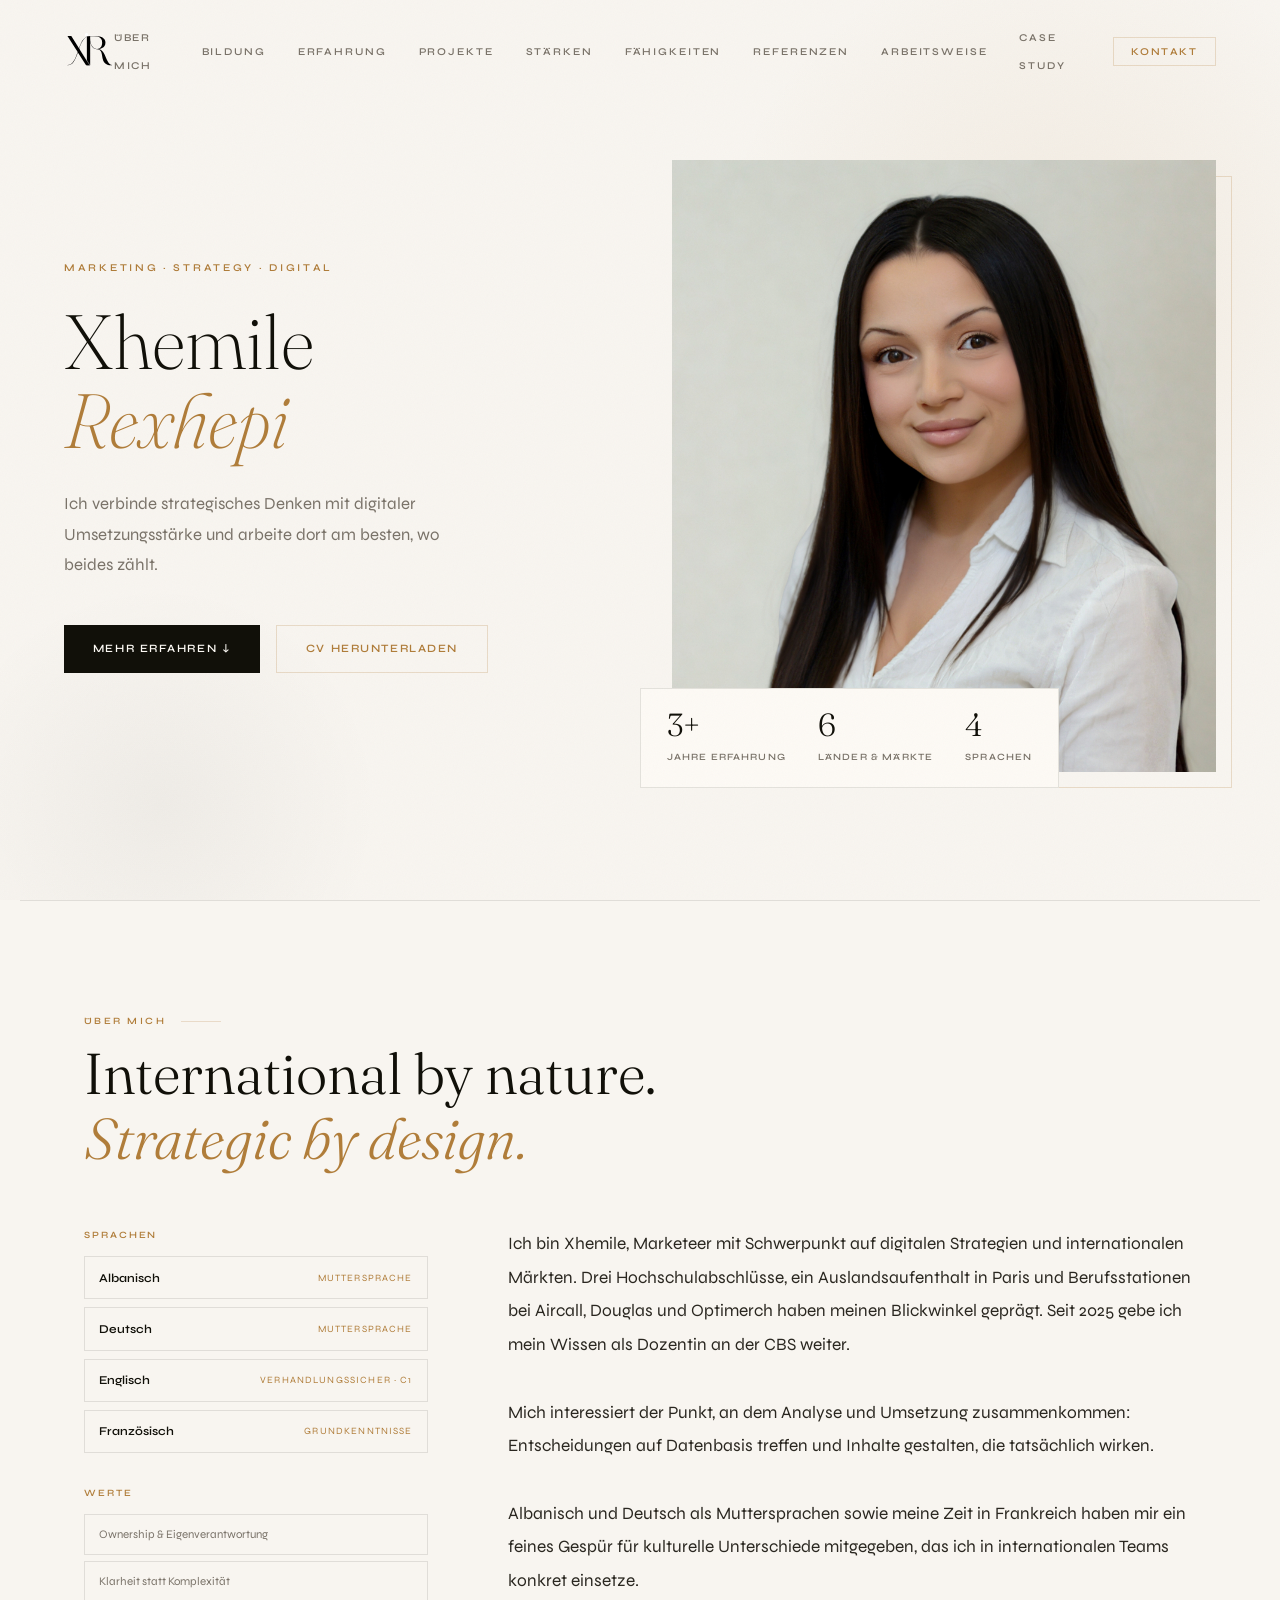
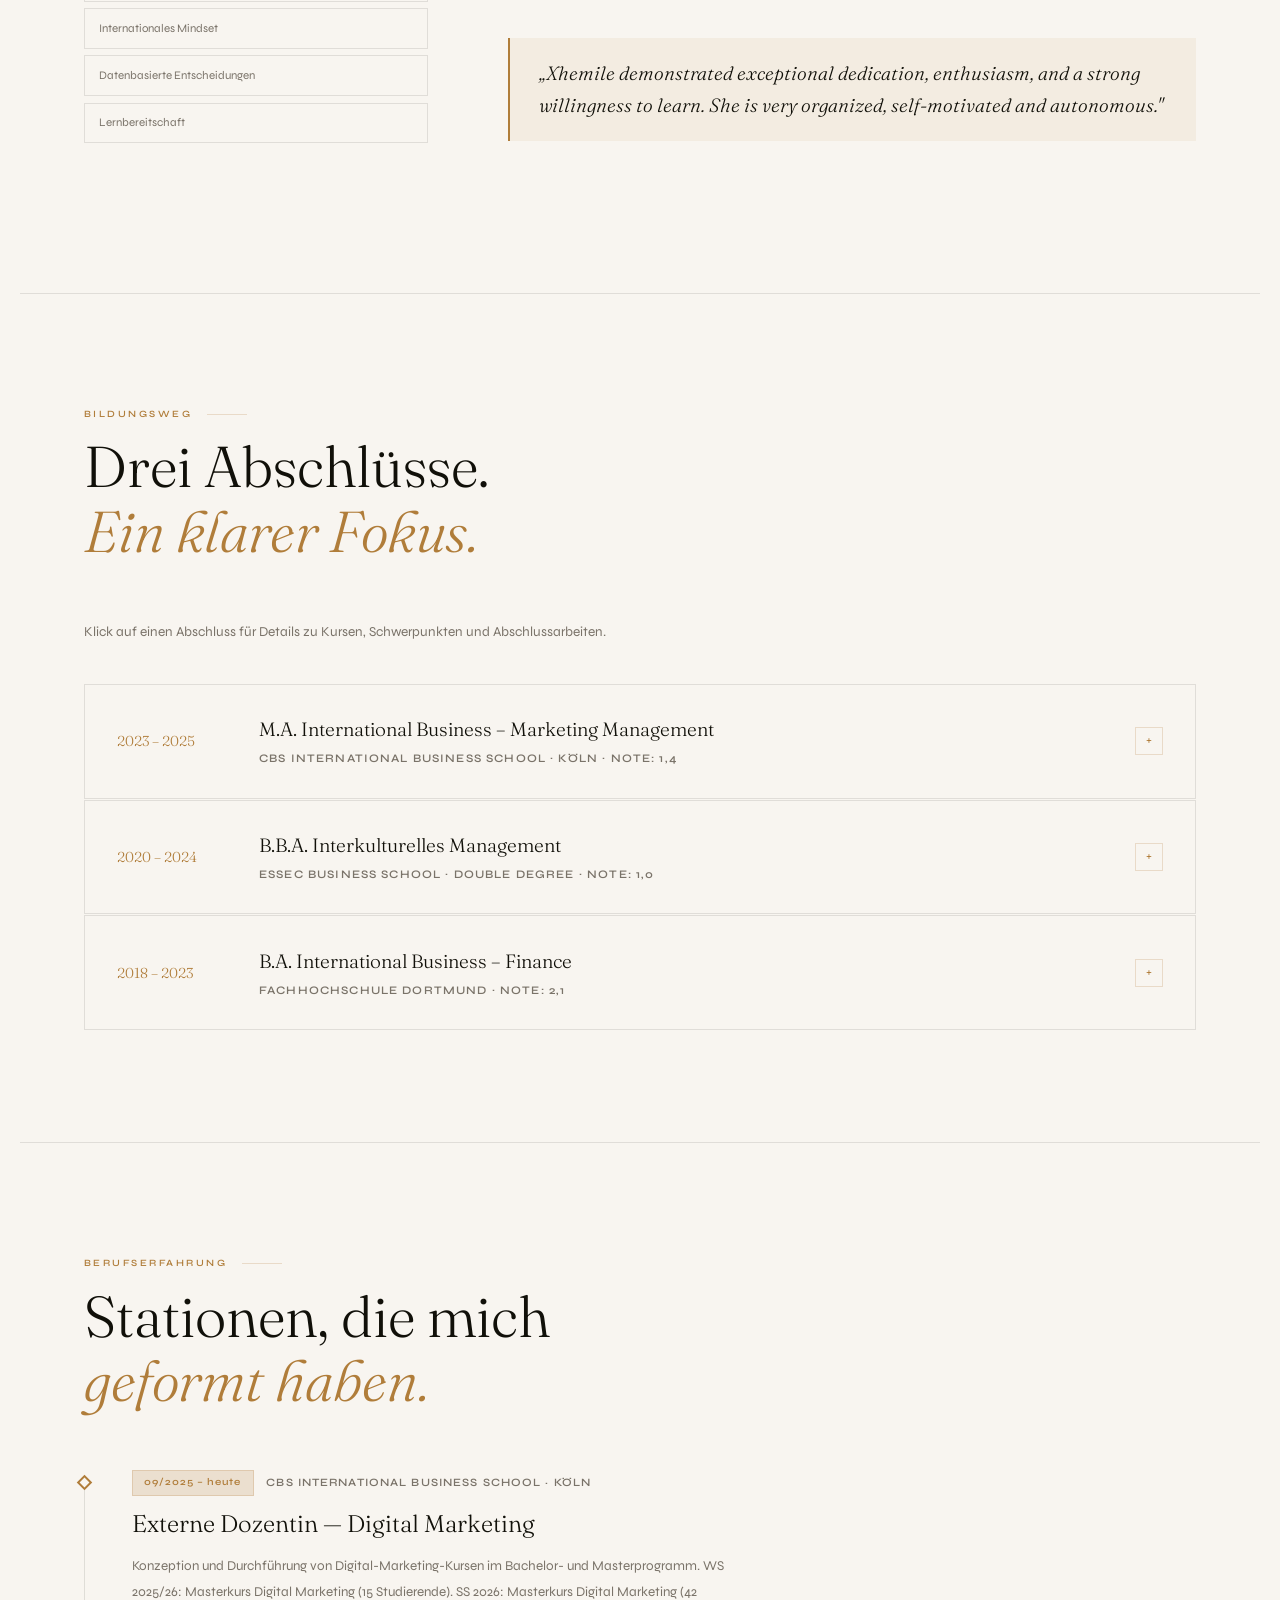
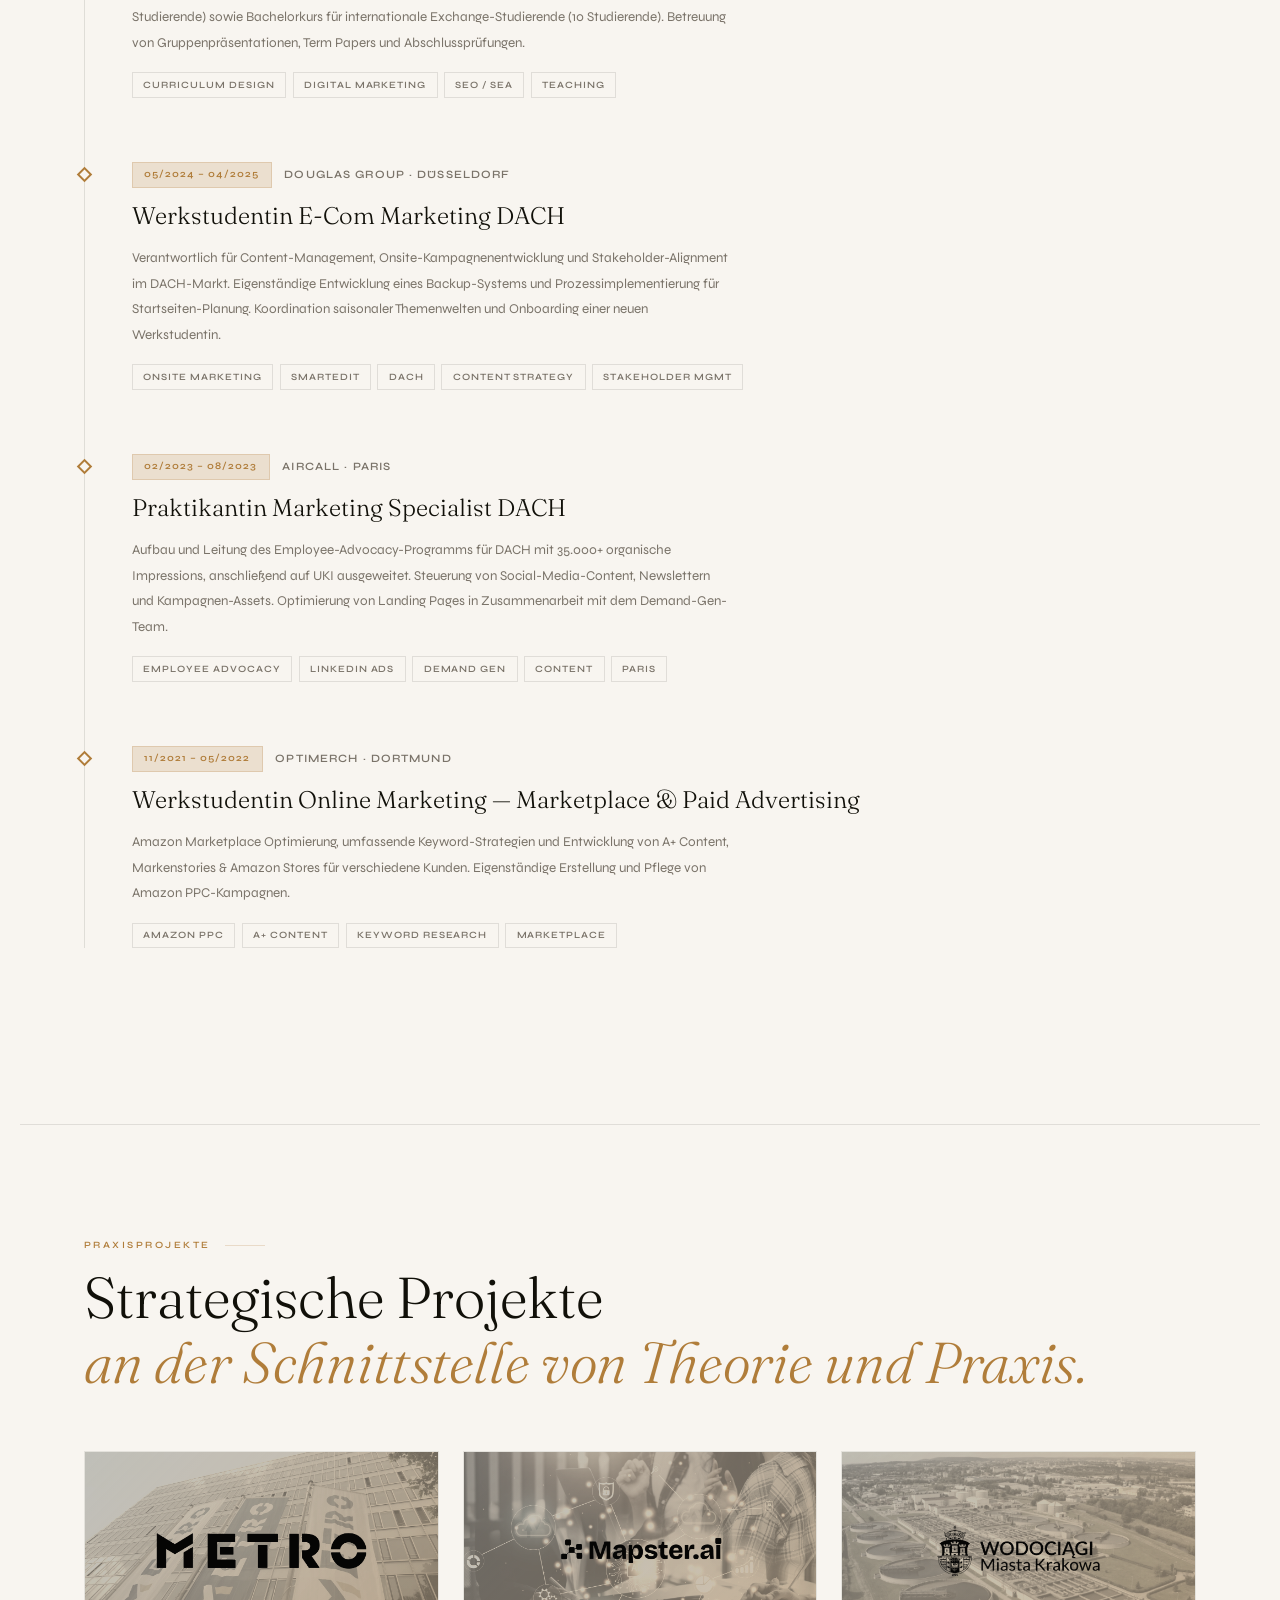
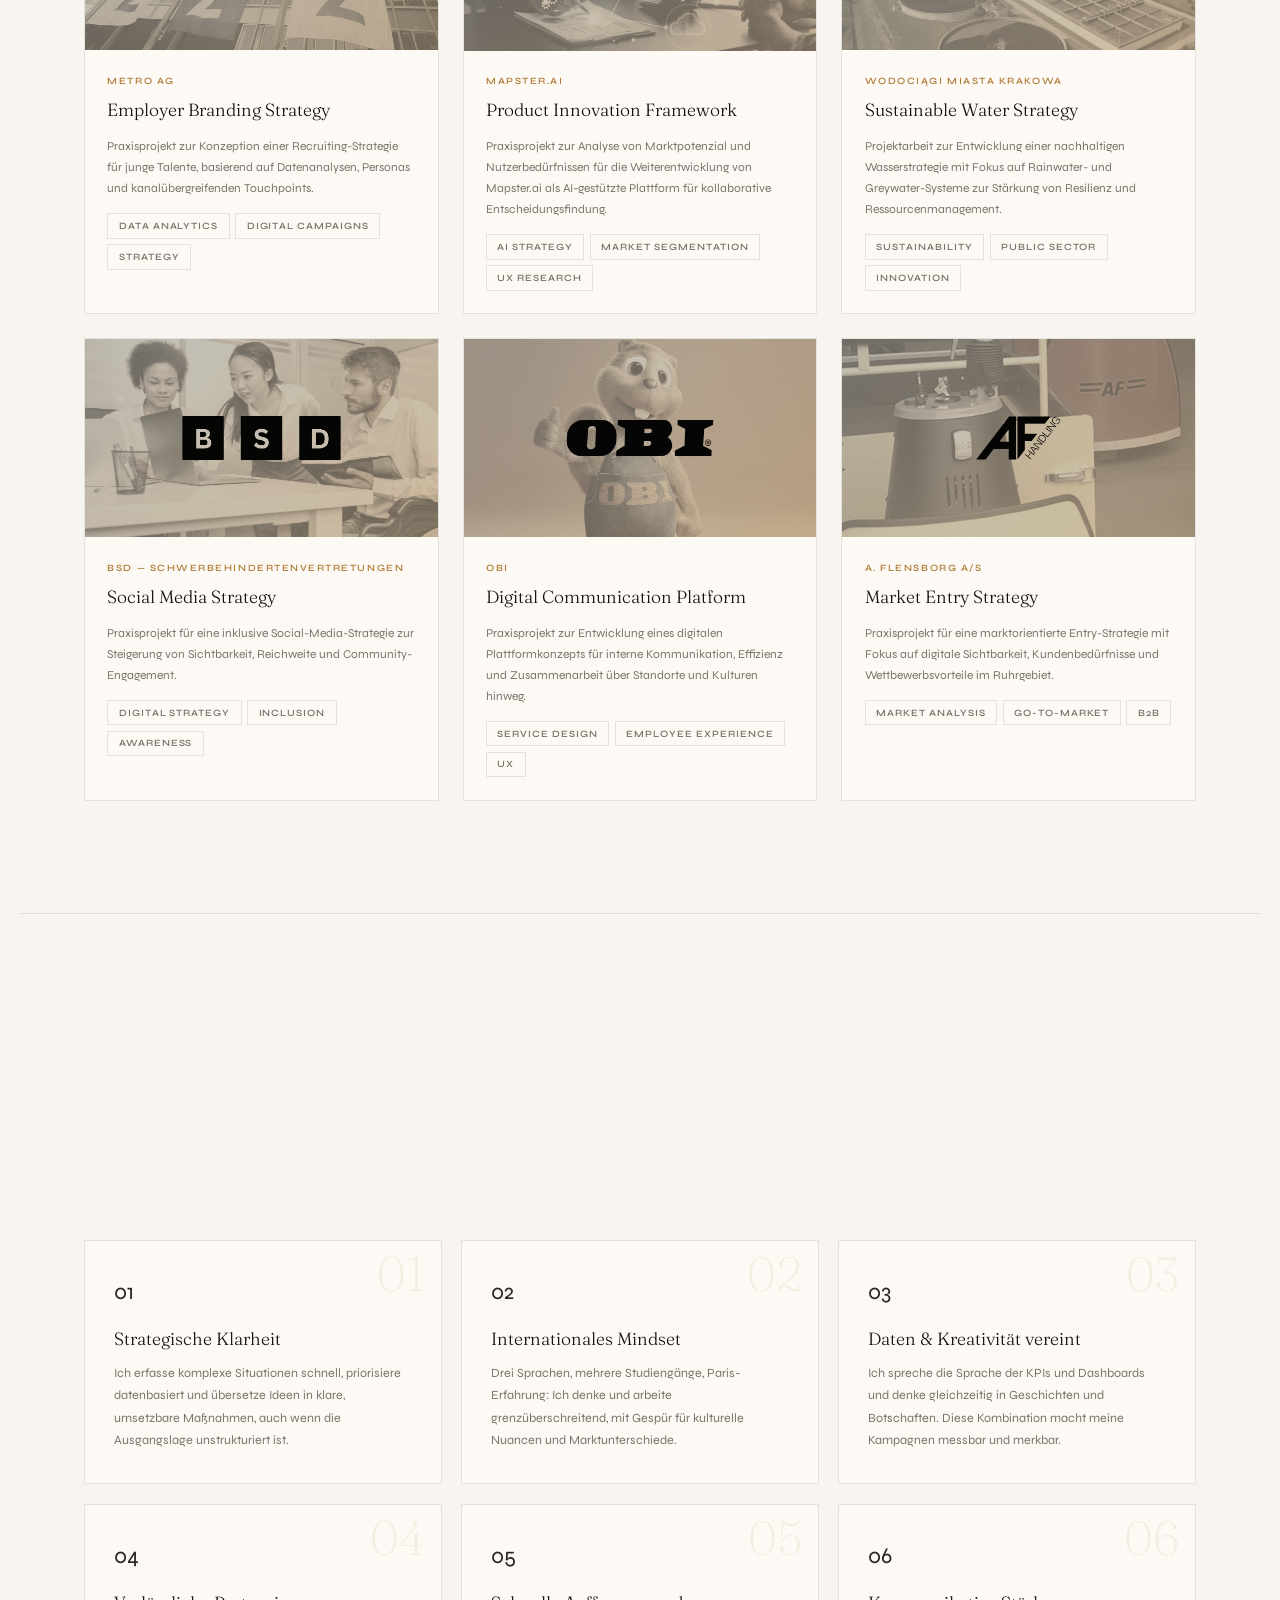
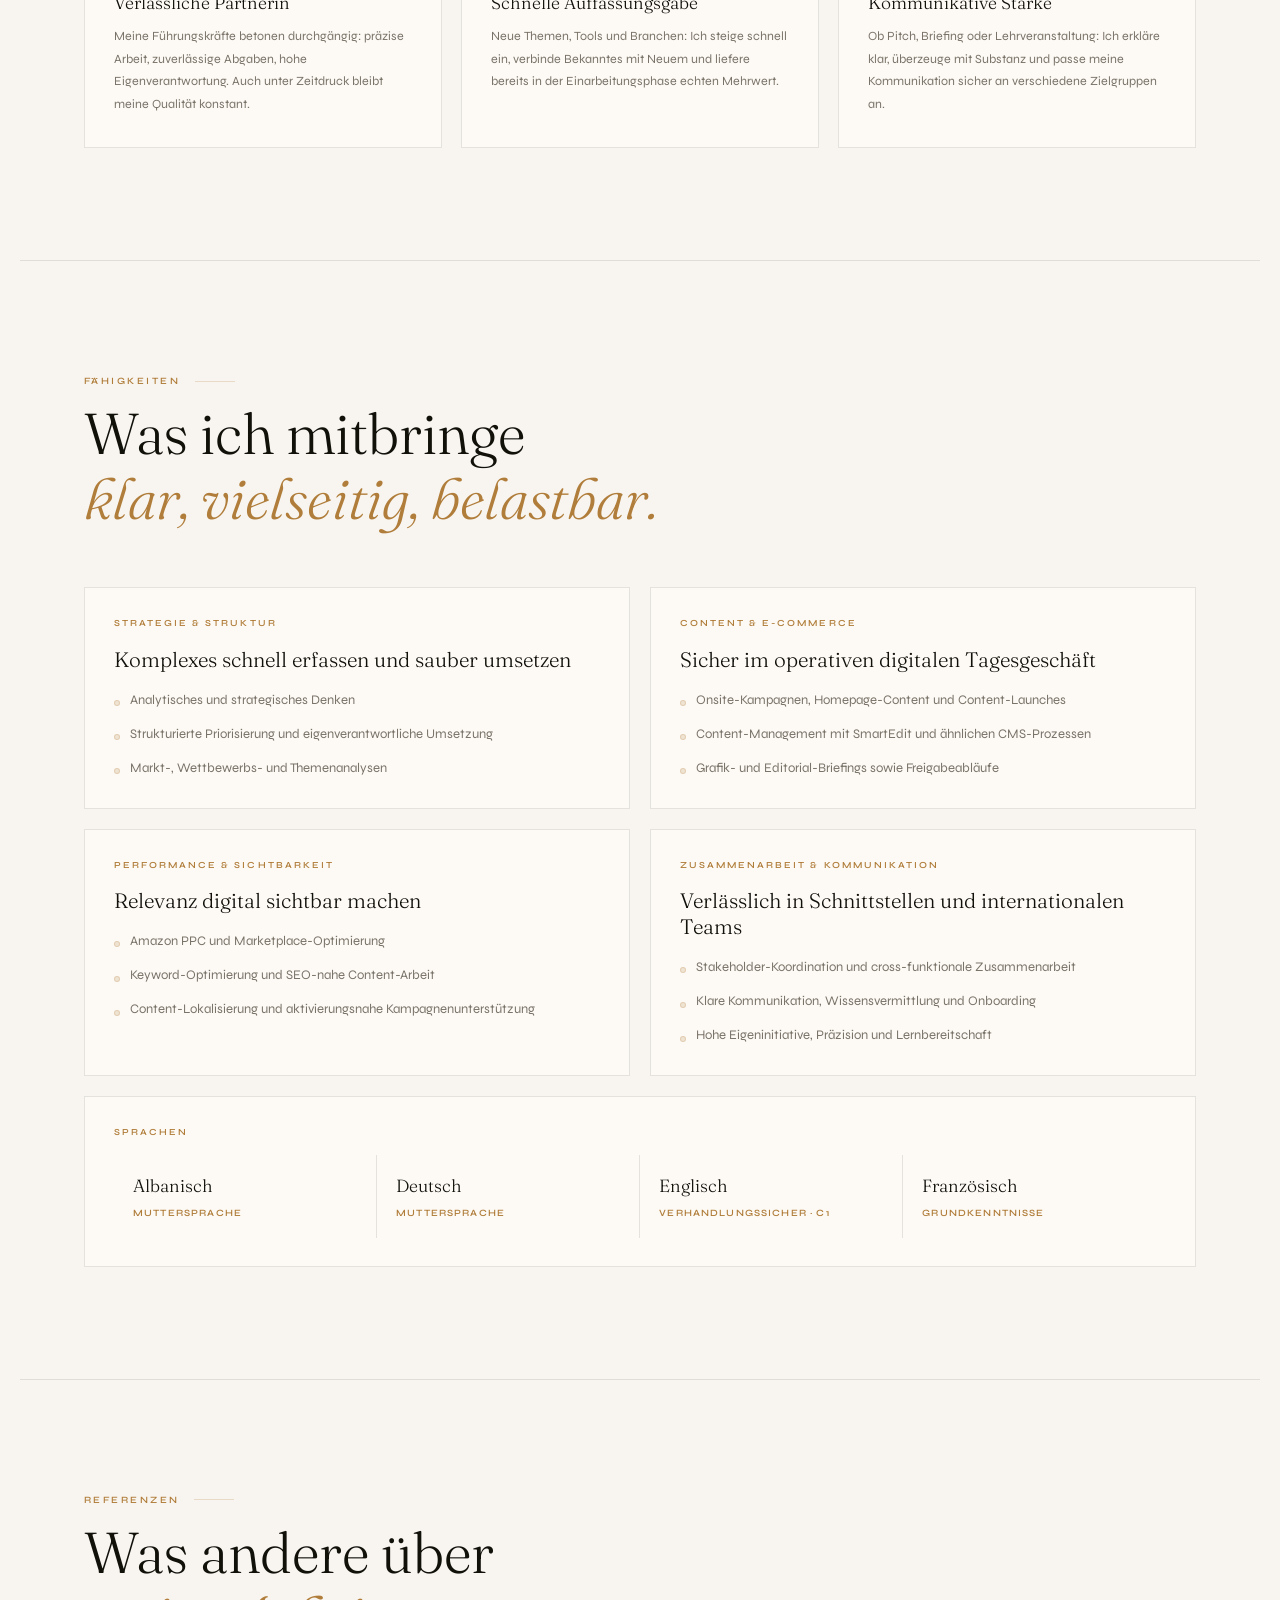
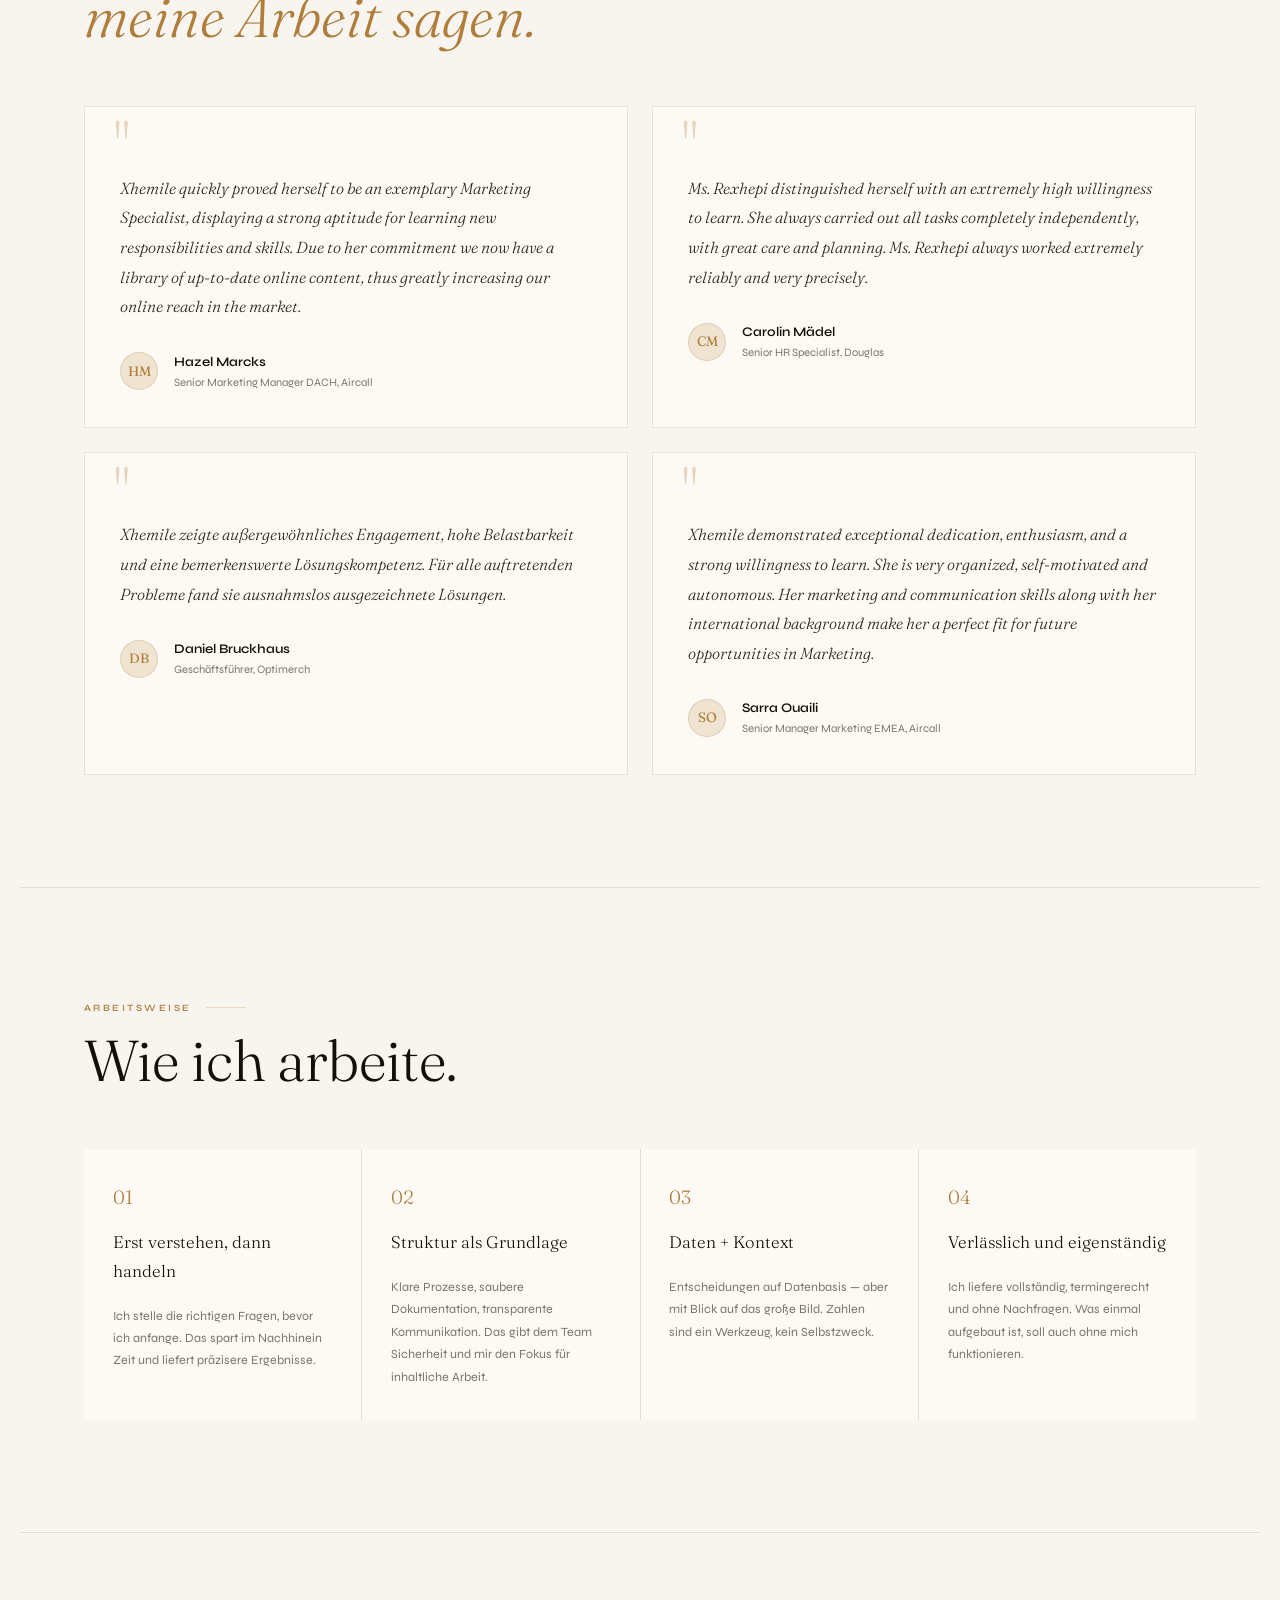
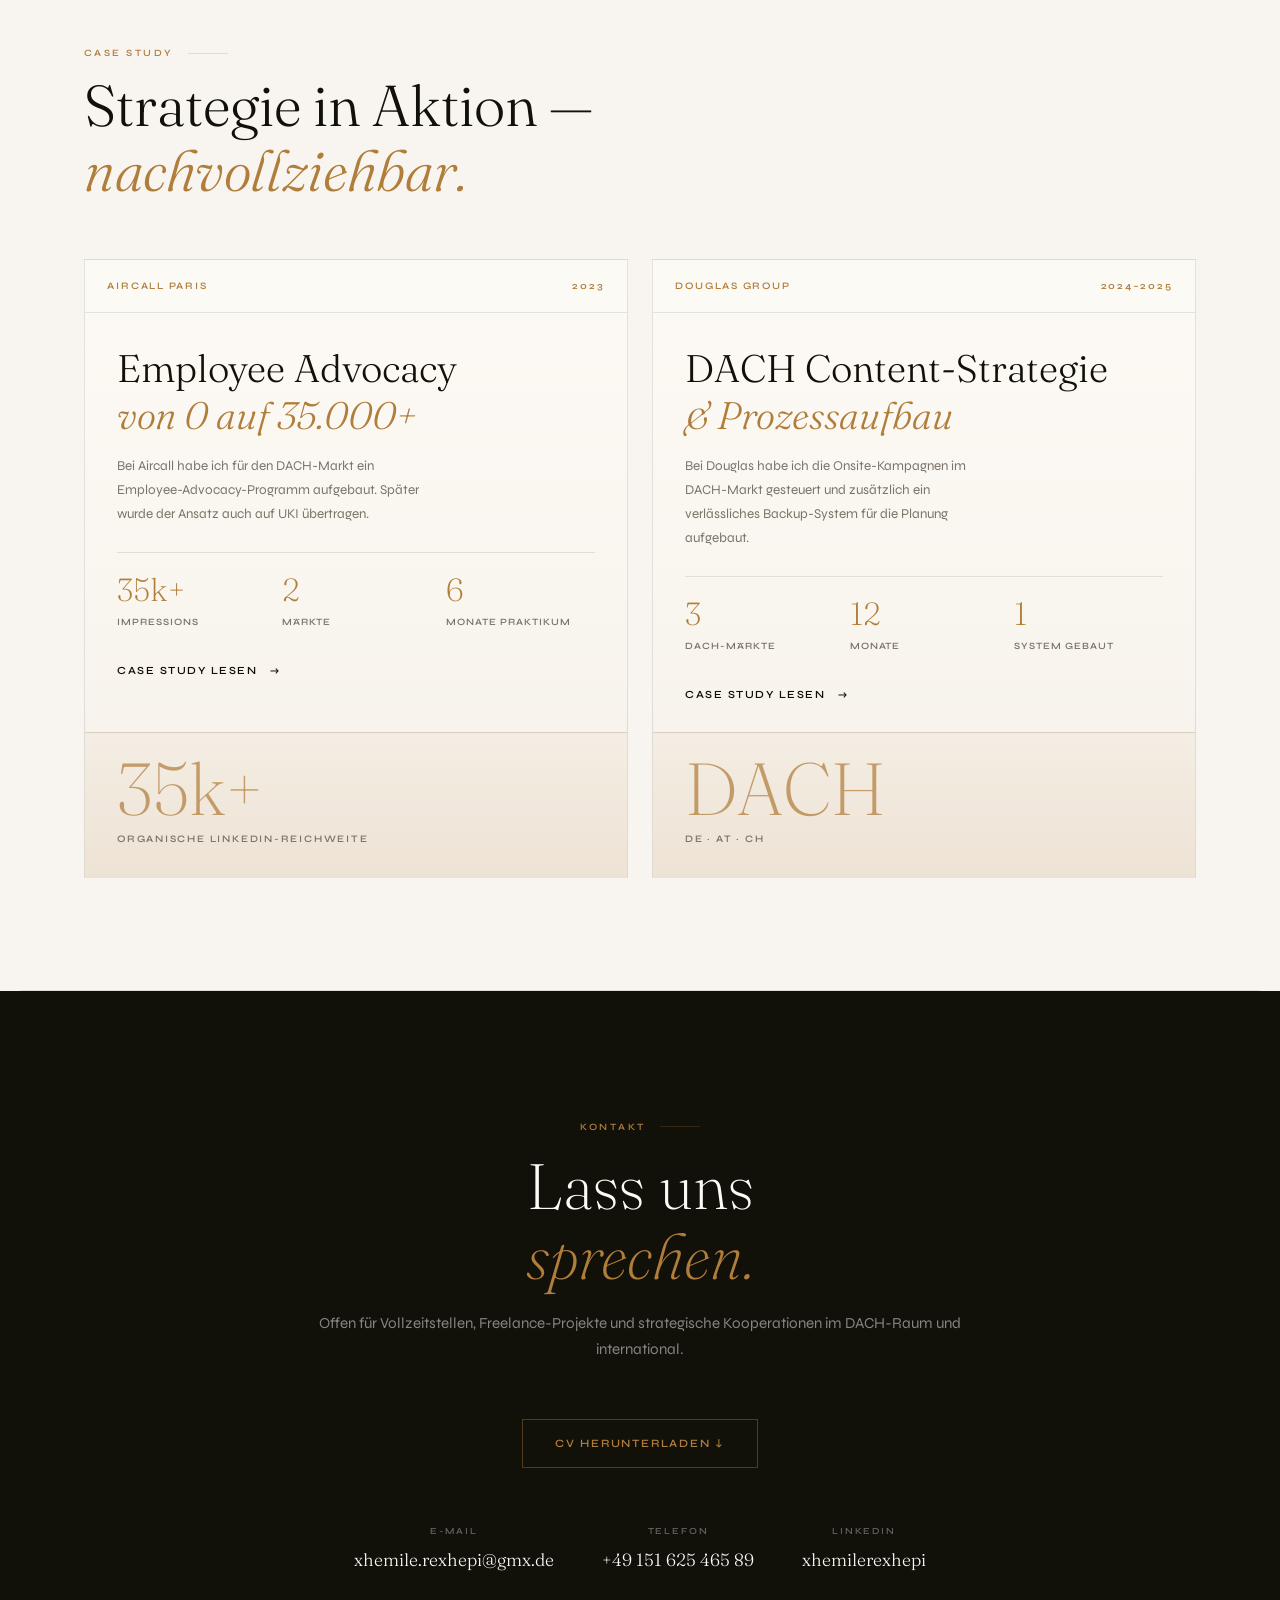
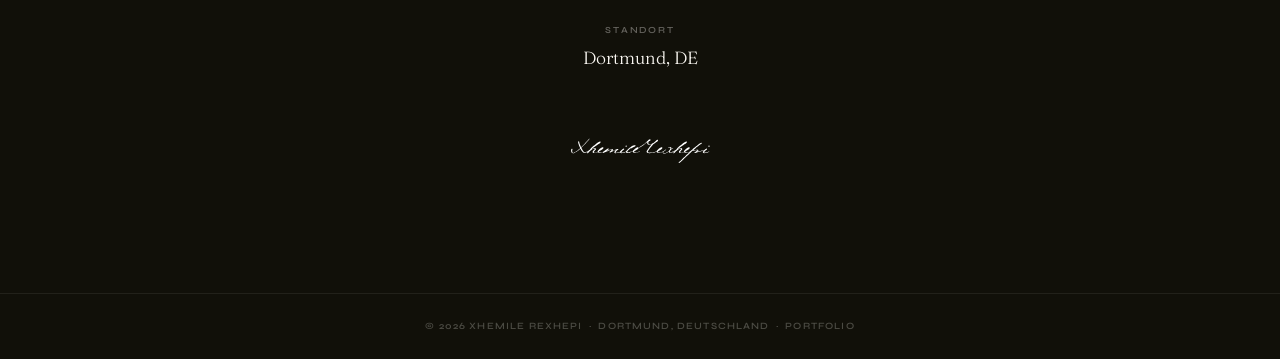
<file: Portfolio/index.html>
<!DOCTYPE html>
<html lang="de">
<head>
<meta charset="UTF-8">
<meta name="viewport" content="width=device-width, initial-scale=1.0">
<title>Xhemile Rexhepi — Portfolio</title>
<link rel="preconnect" href="https://fonts.googleapis.com">
<link rel="preconnect" href="https://fonts.gstatic.com" crossorigin>
<link href="https://fonts.googleapis.com/css2?family=Fraunces:ital,opsz,wght@0,9..144,200;0,9..144,300;0,9..144,400;1,9..144,200;1,9..144,300;1,9..144,400&amp;family=Syne:wght@400;500;600;700&amp;display=swap" rel="stylesheet">
<link rel="stylesheet" href="style.css">
</head>
<body>

<div id="progress"></div>

<!-- NAV -->
<nav id="nav">
  <a href="#hero" class="nav-logo"><img src="assets/logo.svg" alt="XR Logo" class="nav-logo-img"></a>
  <ul class="nav-links">
    <li><a href="#about">Über mich</a></li>
    <li><a href="#education">Bildung</a></li>
    <li><a href="#experience">Erfahrung</a></li>
    <li><a href="#projects">Projekte</a></li>
    <li><a href="#strengths">Stärken</a></li>
    <li><a href="#skills">Fähigkeiten</a></li>
    <li><a href="#references">Referenzen</a></li>
    <li><a href="#workflow">Arbeitsweise</a></li>
    <li><a href="#casestudy">Case Study</a></li>
    <li><a href="#contact-sec" class="nav-cta">Kontakt</a></li>
  </ul>
  <button class="hamburger" id="hamBtn" type="button" aria-label="Menü öffnen" aria-expanded="false">
    <span></span><span></span><span></span>
  </button>
</nav>

<div class="mobile-menu" id="mobileMenu">
  <a href="#about" class="mm-link">Über mich</a>
  <a href="#education" class="mm-link">Bildung</a>
  <a href="#experience" class="mm-link">Erfahrung</a>
  <a href="#projects" class="mm-link">Projekte</a>
  <a href="#strengths" class="mm-link">Stärken</a>
  <a href="#skills" class="mm-link">Fähigkeiten</a>
  <a href="#references" class="mm-link">Referenzen</a>
  <a href="#workflow" class="mm-link">Arbeitsweise</a>
  <a href="#casestudy" class="mm-link">Case Study</a>
  <a href="#contact-sec" class="mm-link">Kontakt</a>
</div>

<!-- ══════════════ HERO ══════════════ -->
<section id="hero">
  <div class="hero-deco"></div>
  <div class="hero-deco2"></div>
  <div class="hero-text">
    <p class="hero-pre">Marketing · Strategy · Digital</p>
    <h1 class="hero-h">Xhemile<em>Rexhepi</em></h1>
    <p class="hero-sub">Ich verbinde strategisches Denken mit digitaler Umsetzungsstärke und arbeite dort am besten, wo beides zählt.</p>
    <div class="hero-btns">
      <a href="#about" class="btn btn-primary">Mehr erfahren ↓</a>
      <a href="assets/lebenslauf.pdf" target="_blank" rel="noopener noreferrer" class="btn btn-outline">CV herunterladen</a>
    </div>
  </div>
  <div class="hero-img-wrap">
    <img src="assets/bewerbungsfoto.jpg" alt="Xhemile Rexhepi">
    <div class="hero-img-frame"></div>
    <div class="hero-stats">
      <div><span class="stat-n">3+</span><span class="stat-l">Jahre Erfahrung</span></div>
      <div><span class="stat-n">6</span><span class="stat-l">Länder &amp; Märkte</span></div>
      <div><span class="stat-n">4</span><span class="stat-l">Sprachen</span></div>
    </div>
  </div>
</section>

<hr class="div">

<!-- ══════════════ ÜBER MICH ══════════════ -->
<section class="section" id="about">
  <div class="sec-eyebrow reveal"><span>Über mich</span></div>
  <h2 class="sec-h reveal">International by nature.<br><em>Strategic by design.</em></h2>
  <div class="about-grid">
    <div>
      <div class="reveal">
        <p class="about-aside-label">Sprachen</p>
        <div class="about-lang-badges">
          <div class="lang-b"><span class="lang-b-name">Albanisch</span><span class="lang-b-lvl">Muttersprache</span></div>
          <div class="lang-b"><span class="lang-b-name">Deutsch</span><span class="lang-b-lvl">Muttersprache</span></div>
          <div class="lang-b"><span class="lang-b-name">Englisch</span><span class="lang-b-lvl">Verhandlungssicher · C1</span></div>
          <div class="lang-b"><span class="lang-b-name">Französisch</span><span class="lang-b-lvl">Grundkenntnisse</span></div>
        </div>
      </div>
      <div class="reveal">
        <p class="about-aside-label">Werte</p>
        <div class="values-mini">
          <div class="val-b">Ownership &amp; Eigenverantwortung</div>
          <div class="val-b">Klarheit statt Komplexität</div>
          <div class="val-b">Internationales Mindset</div>
          <div class="val-b">Datenbasierte Entscheidungen</div>
          <div class="val-b">Lernbereitschaft</div>
        </div>
      </div>
    </div>
    <div>
      <p class="about-bio reveal">
        Ich bin Xhemile, Marketeer mit Schwerpunkt auf digitalen Strategien und internationalen Märkten. Drei Hochschulabschlüsse, ein Auslandsaufenthalt in Paris und Berufsstationen bei Aircall, Douglas und Optimerch haben meinen Blickwinkel geprägt. Seit 2025 gebe ich mein Wissen als Dozentin an der CBS weiter.
        <br><br>
        Mich interessiert der Punkt, an dem Analyse und Umsetzung zusammenkommen: Entscheidungen auf Datenbasis treffen und Inhalte gestalten, die tatsächlich wirken.
        <br><br>
        Albanisch und Deutsch als Muttersprachen sowie meine Zeit in Frankreich haben mir ein feines Gespür für kulturelle Unterschiede mitgegeben, das ich in internationalen Teams konkret einsetze.
      </p>
      <div class="about-quote reveal">
        <p>„Xhemile demonstrated exceptional dedication, enthusiasm, and a strong willingness to learn. She is very organized, self-motivated and autonomous."</p>
      </div>
    </div>
  </div>
</section>

<hr class="div">

<!-- ══════════════ BILDUNG ══════════════ -->
<section class="section" id="education">
  <div class="sec-eyebrow reveal"><span>Bildungsweg</span></div>
  <h2 class="sec-h reveal">Drei Abschlüsse.<br><em>Ein klarer Fokus.</em></h2>
  <p style="font-size:.85rem;color:var(--muted);margin-bottom:2.5rem;max-width:560px" class="reveal">Klick auf einen Abschluss für Details zu Kursen, Schwerpunkten und Abschlussarbeiten.</p>

  <div class="edu-list">
    <!-- CBS -->
    <div class="edu-item reveal">
      <button class="edu-header" type="button" data-edu-toggle aria-expanded="false" aria-controls="edu-body-cbs">
        <span class="edu-yr">2023 – 2025</span>
        <div class="edu-main">
          <div class="edu-deg">M.A. International Business – Marketing Management</div>
          <div class="edu-school">CBS International Business School · Köln · Note: 1,4</div>
        </div>
        <div class="edu-toggle">+</div>
      </button>
      <div class="edu-body" id="edu-body-cbs">
        <div class="edu-inner">
          <div>
            <span class="edu-inner-label">Schwerpunktkurse</span>
            <ul class="course-list">
              <li>Digital Marketing &amp; Business Development</li>
              <li>Strategic Marketing</li>
              <li>Customer Centricity (CRM, Service &amp; Brand Management)</li>
              <li>Strategic Management in Times of Change</li>
              <li>Entrepreneur in the Age of Digitalization</li>
              <li>Product Management &amp; UX Design</li>
            </ul>
          </div>
          <div>
            <span class="edu-inner-label">Masterarbeit</span>
            <div class="thesis-box">
              <p><strong>Thema:</strong> „Redefining Authority in Digital Marketing: The Role of Influencers Versus AI-Driven Recommendations"</p>
            </div>
            <span class="note-badge">Note: 1,5</span>
            <span class="edu-inner-label" style="margin-top:1.4rem;display:block">Externe Dozentin an der CBS · seit 09/2025</span>
            <div class="thesis-box">
              <p>WS 2025/26: Digital Marketing (Master) · 15 Studierende<br>SS 2026: Digital Marketing (Master) · 42 Studierende + Digital Marketing Basics (Bachelor Exchange) · 10 Studierende<br><span style="font-size:.73rem;color:var(--muted)">Betreuung von Gruppenpräsentationen, Term Papers und Abschlussprüfungen.</span></p>
            </div>
          </div>
        </div>
      </div>
    </div>

    <!-- ESSEC -->
    <div class="edu-item reveal">
      <button class="edu-header" type="button" data-edu-toggle aria-expanded="false" aria-controls="edu-body-essec">
        <span class="edu-yr">2020 – 2024</span>
        <div class="edu-main">
          <div class="edu-deg">B.B.A. Interkulturelles Management</div>
          <div class="edu-school">ESSEC Business School · Double Degree · Note: 1,0</div>
        </div>
        <div class="edu-toggle">+</div>
      </button>
      <div class="edu-body" id="edu-body-essec">
        <div class="edu-inner">
          <div>
            <span class="edu-inner-label">Schwerpunktkurse</span>
            <ul class="course-list">
              <li>Cultural Intelligence</li>
              <li>Leading &amp; Managing Teams</li>
              <li>Intercultural Marketing</li>
              <li>Sustainable Marketing</li>
              <li>Influence &amp; Marketing</li>
              <li>International Negotiation</li>
              <li>Geopolitics</li>
              <li>UX / UI Design &amp; Web Development</li>
              <li>Luxury Retail Management</li>
            </ul>
          </div>
          <div>
            <span class="edu-inner-label">Double Degree</span>
            <div class="thesis-box">
              <p>Der Double Degree an der ESSEC hat mein internationales Denken, meine Selbstorganisation und meine Sicherheit im Umgang mit neuen Kontexten spürbar gestärkt.</p>
            </div>
            <span class="note-badge">Abschluss: 1,0</span>
          </div>
        </div>
      </div>
    </div>

    <!-- FH -->
    <div class="edu-item reveal">
      <button class="edu-header" type="button" data-edu-toggle aria-expanded="false" aria-controls="edu-body-fh">
        <span class="edu-yr">2018 – 2023</span>
        <div class="edu-main">
          <div class="edu-deg">B.A. International Business – Finance</div>
          <div class="edu-school">Fachhochschule Dortmund · Note: 2,1</div>
        </div>
        <div class="edu-toggle">+</div>
      </button>
      <div class="edu-body" id="edu-body-fh">
        <div class="edu-inner">
          <div>
            <span class="edu-inner-label">Schwerpunktkurse</span>
            <ul class="course-list">
              <li>Managerial Accounting</li>
              <li>Investment &amp; Funding</li>
              <li>Taxation</li>
              <li>Managing Risk</li>
              <li>Supply Chain Management &amp; Marketing</li>
              <li>Business Statistics &amp; Business Mathematics</li>
              <li>Managing Cross Border Projects</li>
              <li>Intercultural Management</li>
            </ul>
          </div>
          <div>
            <span class="edu-inner-label">Abschlussarbeit</span>
            <div class="thesis-box">
              <p><strong>Thema:</strong> Drawing up reliable profiles of the business cultures of selected small European nations</p>
            </div>
            <span class="note-badge">Note: 1,7</span>
          </div>
        </div>
      </div>
    </div>
  </div>
</section>

<hr class="div">

<!-- ══════════════ ERFAHRUNG ══════════════ -->
<section class="section" id="experience">
  <div class="sec-eyebrow reveal"><span>Berufserfahrung</span></div>
  <h2 class="sec-h reveal">Stationen, die mich<br><em>geformt haben.</em></h2>
  <div class="tl">
    <div class="tl-track"></div>

    <div class="tl-item reveal">
      <div class="tl-dot"></div>
      <div class="tl-meta">
        <span class="tl-date">09/2025 – heute</span>
        <span class="tl-company">CBS International Business School · Köln</span>
      </div>
      <div class="tl-role">Externe Dozentin — Digital Marketing</div>
      <p class="tl-desc">Konzeption und Durchführung von Digital-Marketing-Kursen im Bachelor- und Masterprogramm. WS 2025/26: Masterkurs Digital Marketing (15 Studierende). SS 2026: Masterkurs Digital Marketing (42 Studierende) sowie Bachelorkurs für internationale Exchange-Studierende (10 Studierende). Betreuung von Gruppenpräsentationen, Term Papers und Abschlussprüfungen.</p>
      <div class="tl-tags"><span class="chip">Curriculum Design</span><span class="chip">Digital Marketing</span><span class="chip">SEO / SEA</span><span class="chip">Teaching</span></div>
    </div>

    <div class="tl-item reveal">
      <div class="tl-dot"></div>
      <div class="tl-meta">
        <span class="tl-date">05/2024 – 04/2025</span>
        <span class="tl-company">Douglas Group · Düsseldorf</span>
      </div>
      <div class="tl-role">Werkstudentin E-Com Marketing DACH</div>
      <p class="tl-desc">Verantwortlich für Content-Management, Onsite-Kampagnenentwicklung und Stakeholder-Alignment im DACH-Markt. Eigenständige Entwicklung eines Backup-Systems und Prozessimplementierung für Startseiten-Planung. Koordination saisonaler Themenwelten und Onboarding einer neuen Werkstudentin.</p>
      <div class="tl-tags"><span class="chip">Onsite Marketing</span><span class="chip">SmartEdit</span><span class="chip">DACH</span><span class="chip">Content Strategy</span><span class="chip">Stakeholder Mgmt</span></div>
    </div>

    <div class="tl-item reveal">
      <div class="tl-dot"></div>
      <div class="tl-meta">
        <span class="tl-date">02/2023 – 08/2023</span>
        <span class="tl-company">Aircall · Paris</span>
      </div>
      <div class="tl-role">Praktikantin Marketing Specialist DACH</div>
      <p class="tl-desc">Aufbau und Leitung des Employee-Advocacy-Programms für DACH mit 35.000+ organische Impressions, anschließend auf UKI ausgeweitet. Steuerung von Social-Media-Content, Newslettern und Kampagnen-Assets. Optimierung von Landing Pages in Zusammenarbeit mit dem Demand-Gen-Team.</p>
      <div class="tl-tags"><span class="chip">Employee Advocacy</span><span class="chip">LinkedIn Ads</span><span class="chip">Demand Gen</span><span class="chip">Content</span><span class="chip">Paris</span></div>
    </div>

    <div class="tl-item reveal">
      <div class="tl-dot"></div>
      <div class="tl-meta">
        <span class="tl-date">11/2021 – 05/2022</span>
        <span class="tl-company">Optimerch · Dortmund</span>
      </div>
      <div class="tl-role">Werkstudentin Online Marketing — Marketplace &amp; Paid Advertising</div>
      <p class="tl-desc">Amazon Marketplace Optimierung, umfassende Keyword-Strategien und Entwicklung von A+ Content, Markenstories &amp; Amazon Stores für verschiedene Kunden. Eigenständige Erstellung und Pflege von Amazon PPC-Kampagnen.</p>
      <div class="tl-tags"><span class="chip">Amazon PPC</span><span class="chip">A+ Content</span><span class="chip">Keyword Research</span><span class="chip">Marketplace</span></div>
    </div>
  </div>
</section>

<hr class="div">

<!-- ══════════════ PROJEKTE ══════════════ -->
<section class="section" id="projects">
  <div class="sec-eyebrow reveal"><span>Praxisprojekte</span></div>
  <h2 class="sec-h reveal">Strategische Projekte<br><em>an der Schnittstelle von Theorie und Praxis.</em></h2>
  <div class="proj-grid">
    <div class="proj-card reveal">
      <div class="proj-img-wrap">
        <img class="proj-img" src="assets/metro.png" alt="METRO">
      </div>
      <div class="proj-body">
        <p class="proj-client">METRO AG</p>
        <p class="proj-name">Employer Branding Strategy</p>
        <p class="proj-desc">Praxisprojekt zur Konzeption einer Recruiting-Strategie für junge Talente, basierend auf Datenanalysen, Personas und kanalübergreifenden Touchpoints.</p>
        <div class="proj-tags"><span class="chip">Data Analytics</span><span class="chip">Digital Campaigns</span><span class="chip">Strategy</span></div>
      </div>
    </div>
    <div class="proj-card reveal">
      <div class="proj-img-wrap">
        <img class="proj-img" src="assets/mapster-ai.png" alt="Mapster">
      </div>
      <div class="proj-body">
        <p class="proj-client">Mapster.AI</p>
        <p class="proj-name">Product Innovation Framework</p>
        <p class="proj-desc">Praxisprojekt zur Analyse von Marktpotenzial und Nutzerbedürfnissen für die Weiterentwicklung von Mapster.ai als AI-gestützte Plattform für kollaborative Entscheidungsfindung.</p>
        <div class="proj-tags"><span class="chip">AI Strategy</span><span class="chip">Market Segmentation</span><span class="chip">UX Research</span></div>
      </div>
    </div>
    <div class="proj-card reveal">
      <div class="proj-img-wrap">
        <img class="proj-img" src="assets/waterkrakow.png" alt="Water Krakow">
      </div>
      <div class="proj-body">
        <p class="proj-client">Wodociągi Miasta Krakowa</p>
        <p class="proj-name">Sustainable Water Strategy</p>
        <p class="proj-desc">Projektarbeit zur Entwicklung einer nachhaltigen Wasserstrategie mit Fokus auf Rainwater- und Greywater-Systeme zur Stärkung von Resilienz und Ressourcenmanagement.</p>
        <div class="proj-tags"><span class="chip">Sustainability</span><span class="chip">Public Sector</span><span class="chip">Innovation</span></div>
      </div>
    </div>
    <div class="proj-card reveal">
      <div class="proj-img-wrap">
        <img class="proj-img" src="assets/bsd.png" alt="BSD">
      </div>
      <div class="proj-body">
        <p class="proj-client">BSD — Schwerbehindertenvertretungen</p>
        <p class="proj-name">Social Media Strategy</p>
        <p class="proj-desc">Praxisprojekt für eine inklusive Social-Media-Strategie zur Steigerung von Sichtbarkeit, Reichweite und Community-Engagement.</p>
        <div class="proj-tags"><span class="chip">Digital Strategy</span><span class="chip">Inclusion</span><span class="chip">Awareness</span></div>
      </div>
    </div>
    <div class="proj-card reveal">
      <div class="proj-img-wrap">
        <img class="proj-img" src="assets/obi.png" alt="OBI">
      </div>
      <div class="proj-body">
        <p class="proj-client">OBI</p>
        <p class="proj-name">Digital Communication Platform</p>
        <p class="proj-desc">Praxisprojekt zur Entwicklung eines digitalen Plattformkonzepts für interne Kommunikation, Effizienz und Zusammenarbeit über Standorte und Kulturen hinweg.</p>
        <div class="proj-tags"><span class="chip">Service Design</span><span class="chip">Employee Experience</span><span class="chip">UX</span></div>
      </div>
    </div>
    <div class="proj-card reveal">
      <div class="proj-img-wrap">
        <img class="proj-img" src="assets/af.png" alt="A. Flensborg">
      </div>
      <div class="proj-body">
        <p class="proj-client">A. Flensborg A/S</p>
        <p class="proj-name">Market Entry Strategy</p>
        <p class="proj-desc">Praxisprojekt für eine marktorientierte Entry-Strategie mit Fokus auf digitale Sichtbarkeit, Kundenbedürfnisse und Wettbewerbsvorteile im Ruhrgebiet.</p>
        <div class="proj-tags"><span class="chip">Market Analysis</span><span class="chip">Go-to-Market</span><span class="chip">B2B</span></div>
      </div>
    </div>
  </div>
</section>

<hr class="div">

<!-- ══════════════ STÄRKEN ══════════════ -->
<section class="section" id="strengths">
  <div class="sec-eyebrow reveal"><span>Stärken</span></div>
  <h2 class="sec-h reveal">Was mich von anderen<br><em>unterscheidet.</em></h2>
  <div class="str-grid">
    <div class="str-card reveal">
      <span class="str-num">01</span>
      <div class="str-icon">01</div>
      <div class="str-title">Strategische Klarheit</div>
      <p class="str-text">Ich erfasse komplexe Situationen schnell, priorisiere datenbasiert und übersetze Ideen in klare, umsetzbare Maßnahmen, auch wenn die Ausgangslage unstrukturiert ist.</p>
    </div>
    <div class="str-card reveal">
      <span class="str-num">02</span>
      <div class="str-icon">02</div>
      <div class="str-title">Internationales Mindset</div>
      <p class="str-text">Drei Sprachen, mehrere Studiengänge, Paris-Erfahrung: Ich denke und arbeite grenzüberschreitend, mit Gespür für kulturelle Nuancen und Marktunterschiede.</p>
    </div>
    <div class="str-card reveal">
      <span class="str-num">03</span>
      <div class="str-icon">03</div>
      <div class="str-title">Daten &amp; Kreativität vereint</div>
      <p class="str-text">Ich spreche die Sprache der KPIs und Dashboards und denke gleichzeitig in Geschichten und Botschaften. Diese Kombination macht meine Kampagnen messbar und merkbar.</p>
    </div>
    <div class="str-card reveal">
      <span class="str-num">04</span>
      <div class="str-icon">04</div>
      <div class="str-title">Verlässliche Partnerin</div>
      <p class="str-text">Meine Führungskräfte betonen durchgängig: präzise Arbeit, zuverlässige Abgaben, hohe Eigenverantwortung. Auch unter Zeitdruck bleibt meine Qualität konstant.</p>
    </div>
    <div class="str-card reveal">
      <span class="str-num">05</span>
      <div class="str-icon">05</div>
      <div class="str-title">Schnelle Auffassungsgabe</div>
      <p class="str-text">Neue Themen, Tools und Branchen: Ich steige schnell ein, verbinde Bekanntes mit Neuem und liefere bereits in der Einarbeitungsphase echten Mehrwert.</p>
    </div>
    <div class="str-card reveal">
      <span class="str-num">06</span>
      <div class="str-icon">06</div>
      <div class="str-title">Kommunikative Stärke</div>
      <p class="str-text">Ob Pitch, Briefing oder Lehrveranstaltung: Ich erkläre klar, überzeuge mit Substanz und passe meine Kommunikation sicher an verschiedene Zielgruppen an.</p>
    </div>
  </div>
</section>

<hr class="div">

<!-- ══════════════ SKILLS ══════════════ -->
<section class="section" id="skills">
  <div class="sec-eyebrow reveal"><span>Fähigkeiten</span></div>
  <h2 class="sec-h reveal">Was ich mitbringe<br><em>klar, vielseitig, belastbar.</em></h2>

  <div class="skills-clean-grid">
    <article class="scg-block reveal">
      <div class="scg-label">Strategie &amp; Struktur</div>
      <h3 class="scg-title">Komplexes schnell erfassen und sauber umsetzen</h3>
      <ul class="scg-list">
        <li>Analytisches und strategisches Denken</li>
        <li>Strukturierte Priorisierung und eigenverantwortliche Umsetzung</li>
        <li>Markt-, Wettbewerbs- und Themenanalysen</li>
      </ul>
    </article>

    <article class="scg-block reveal">
      <div class="scg-label">Content &amp; E-Commerce</div>
      <h3 class="scg-title">Sicher im operativen digitalen Tagesgeschäft</h3>
      <ul class="scg-list">
        <li>Onsite-Kampagnen, Homepage-Content und Content-Launches</li>
        <li>Content-Management mit SmartEdit und ähnlichen CMS-Prozessen</li>
        <li>Grafik- und Editorial-Briefings sowie Freigabeabläufe</li>
      </ul>
    </article>

    <article class="scg-block reveal">
      <div class="scg-label">Performance &amp; Sichtbarkeit</div>
      <h3 class="scg-title">Relevanz digital sichtbar machen</h3>
      <ul class="scg-list">
        <li>Amazon PPC und Marketplace-Optimierung</li>
        <li>Keyword-Optimierung und SEO-nahe Content-Arbeit</li>
        <li>Content-Lokalisierung und aktivierungsnahe Kampagnenunterstützung</li>
      </ul>
    </article>

    <article class="scg-block reveal">
      <div class="scg-label">Zusammenarbeit &amp; Kommunikation</div>
      <h3 class="scg-title">Verlässlich in Schnittstellen und internationalen Teams</h3>
      <ul class="scg-list">
        <li>Stakeholder-Koordination und cross-funktionale Zusammenarbeit</li>
        <li>Klare Kommunikation, Wissensvermittlung und Onboarding</li>
        <li>Hohe Eigeninitiative, Präzision und Lernbereitschaft</li>
      </ul>
    </article>

    <div class="scg-block scg-block--lang reveal">
      <div class="scg-label">Sprachen</div>
      <div class="scg-lang-row">
        <div class="scg-lang"><span class="scg-lang-name">Albanisch</span><span class="scg-lang-lvl">Muttersprache</span></div>
        <div class="scg-lang"><span class="scg-lang-name">Deutsch</span><span class="scg-lang-lvl">Muttersprache</span></div>
        <div class="scg-lang"><span class="scg-lang-name">Englisch</span><span class="scg-lang-lvl">Verhandlungssicher · C1</span></div>
        <div class="scg-lang"><span class="scg-lang-name">Französisch</span><span class="scg-lang-lvl">Grundkenntnisse</span></div>
      </div>
    </div>
  </div>
</section>

<hr class="div">

<!-- ══════════════ REFERENZEN ══════════════ -->
<section class="section" id="references">
  <div class="sec-eyebrow reveal"><span>Referenzen</span></div>
  <h2 class="sec-h reveal">Was andere über<br><em>meine Arbeit sagen.</em></h2>
  <div class="refs-grid">
    <div class="ref reveal">
      <div class="ref-open">"</div>
      <p class="ref-text">Xhemile quickly proved herself to be an exemplary Marketing Specialist, displaying a strong aptitude for learning new responsibilities and skills. Due to her commitment we now have a library of up-to-date online content, thus greatly increasing our online reach in the market.</p>
      <div class="ref-by">
        <div class="ref-av">HM</div>
        <div><p class="ref-name">Hazel Marcks</p><p class="ref-role">Senior Marketing Manager DACH, Aircall</p></div>
      </div>
    </div>
    <div class="ref reveal">
      <div class="ref-open">"</div>
      <p class="ref-text">Ms. Rexhepi distinguished herself with an extremely high willingness to learn. She always carried out all tasks completely independently, with great care and planning. Ms. Rexhepi always worked extremely reliably and very precisely.</p>
      <div class="ref-by">
        <div class="ref-av">CM</div>
        <div><p class="ref-name">Carolin Mädel</p><p class="ref-role">Senior HR Specialist, Douglas</p></div>
      </div>
    </div>
    <div class="ref reveal">
      <div class="ref-open">"</div>
      <p class="ref-text">Xhemile zeigte außergewöhnliches Engagement, hohe Belastbarkeit und eine bemerkenswerte Lösungskompetenz. Für alle auftretenden Probleme fand sie ausnahmslos ausgezeichnete Lösungen.</p>
      <div class="ref-by">
        <div class="ref-av">DB</div>
        <div><p class="ref-name">Daniel Bruckhaus</p><p class="ref-role">Geschäftsführer, Optimerch</p></div>
      </div>
    </div>
    <div class="ref reveal">
      <div class="ref-open">"</div>
      <p class="ref-text">Xhemile demonstrated exceptional dedication, enthusiasm, and a strong willingness to learn. She is very organized, self-motivated and autonomous. Her marketing and communication skills along with her international background make her a perfect fit for future opportunities in Marketing.</p>
      <div class="ref-by">
        <div class="ref-av">SO</div>
        <div><p class="ref-name">Sarra Ouaili</p><p class="ref-role">Senior Manager Marketing EMEA, Aircall</p></div>
      </div>
    </div>
  </div>
</section>

<hr class="div">

<!-- ══════════════ ARBEITSWEISE ══════════════ -->
<section class="section" id="workflow">
  <div class="sec-eyebrow reveal"><span>Arbeitsweise</span></div>
  <h2 class="sec-h reveal">Wie ich arbeite.</h2>
  <div class="aw-simple-grid">
    <div class="aw-simple-card reveal">
      <div class="aw-num">01</div>
      <div class="aw-title">Erst verstehen, dann handeln</div>
      <p class="aw-text">Ich stelle die richtigen Fragen, bevor ich anfange. Das spart im Nachhinein Zeit und liefert präzisere Ergebnisse.</p>
    </div>
    <div class="aw-simple-card reveal">
      <div class="aw-num">02</div>
      <div class="aw-title">Struktur als Grundlage</div>
      <p class="aw-text">Klare Prozesse, saubere Dokumentation, transparente Kommunikation. Das gibt dem Team Sicherheit und mir den Fokus für inhaltliche Arbeit.</p>
    </div>
    <div class="aw-simple-card reveal">
      <div class="aw-num">03</div>
      <div class="aw-title">Daten + Kontext</div>
      <p class="aw-text">Entscheidungen auf Datenbasis — aber mit Blick auf das große Bild. Zahlen sind ein Werkzeug, kein Selbstzweck.</p>
    </div>
    <div class="aw-simple-card reveal">
      <div class="aw-num">04</div>
      <div class="aw-title">Verlässlich und eigenständig</div>
      <p class="aw-text">Ich liefere vollständig, termingerecht und ohne Nachfragen. Was einmal aufgebaut ist, soll auch ohne mich funktionieren.</p>
    </div>
  </div>
</section>

<hr class="div">

<!-- ══════════════ CASE STUDY ══════════════ -->
<section class="section" id="casestudy">
  <div class="sec-eyebrow reveal"><span>Case Study</span></div>
  <h2 class="sec-h reveal">Strategie in Aktion —<br><em>nachvollziehbar.</em></h2>

  <div class="cs-cards-grid">

    <button class="cs-card reveal" type="button" data-modal-target="aircall" aria-haspopup="dialog">
      <div class="cs-topline">
        <span class="cs-topline-label">Aircall Paris</span>
        <span class="cs-topline-year">2023</span>
      </div>
      <div class="cs-content">
        <div>
          <h3 class="cs-title">Employee Advocacy<br><em>von 0 auf 35.000+</em></h3>
          <p class="cs-desc">Bei Aircall habe ich für den DACH-Markt ein Employee-Advocacy-Programm aufgebaut. Später wurde der Ansatz auch auf UKI übertragen.</p>
        </div>
        <div>
          <div class="cs-metrics">
            <div><span class="cs-m-n">35k+</span><span class="cs-m-l">Impressions</span></div>
            <div><span class="cs-m-n">2</span><span class="cs-m-l">Märkte</span></div>
            <div><span class="cs-m-n">6</span><span class="cs-m-l">Monate Praktikum</span></div>
          </div>
          <div class="cs-cta">Case Study lesen <span>→</span></div>
        </div>
      </div>
      <div class="cs-visual" aria-hidden="true">
        <span class="cs-big-stat">35k+</span>
        <div class="cs-visual-label">Organische LinkedIn-Reichweite</div>
      </div>
    </button>

    <button class="cs-card reveal" type="button" data-modal-target="douglas" aria-haspopup="dialog">
      <div class="cs-topline">
        <span class="cs-topline-label">Douglas Group</span>
        <span class="cs-topline-year">2024–2025</span>
      </div>
      <div class="cs-content">
        <div>
          <h3 class="cs-title">DACH Content-Strategie<br><em>&amp; Prozessaufbau</em></h3>
          <p class="cs-desc">Bei Douglas habe ich die Onsite-Kampagnen im DACH-Markt gesteuert und zusätzlich ein verlässliches Backup-System für die Planung aufgebaut.</p>
        </div>
        <div>
          <div class="cs-metrics">
            <div><span class="cs-m-n">3</span><span class="cs-m-l">DACH-Märkte</span></div>
            <div><span class="cs-m-n">12</span><span class="cs-m-l">Monate</span></div>
            <div><span class="cs-m-n">1</span><span class="cs-m-l">System gebaut</span></div>
          </div>
          <div class="cs-cta">Case Study lesen <span>→</span></div>
        </div>
      </div>
      <div class="cs-visual" aria-hidden="true">
        <span class="cs-big-stat">DACH</span>
        <div class="cs-visual-label">DE · AT · CH</div>
      </div>
    </button>

  </div>
</section>

<hr class="div">

<!-- ══════════════ KONTAKT ══════════════ -->
<section id="contact-sec">
  <div class="contact-inner">
    <div class="sec-eyebrow reveal" style="justify-content:center;margin-bottom:1rem"><span style="color:var(--amber)">Kontakt</span></div>
    <h2 class="c-h reveal">Lass uns<br><em>sprechen.</em></h2>
    <p class="c-sub reveal">Offen für Vollzeitstellen, Freelance-Projekte und strategische Kooperationen im DACH-Raum und international.</p>
    <a href="assets/lebenslauf.pdf" target="_blank" rel="noopener noreferrer" class="c-cv-btn reveal">CV herunterladen ↓</a>
    <div class="c-links">
      <a href="mailto:xhemile.rexhepi@gmx.de" class="c-link reveal">
        <span class="c-link-label">E-Mail</span>
        <span class="c-link-val">xhemile.rexhepi@gmx.de</span>
      </a>
      <a href="tel:+4915162546589" class="c-link reveal">
        <span class="c-link-label">Telefon</span>
        <span class="c-link-val">+49 151 625 465 89</span>
      </a>
      <a href="https://www.linkedin.com/in/xhemilerexhepi" target="_blank" rel="noopener noreferrer" class="c-link reveal">
        <span class="c-link-label">LinkedIn</span>
        <span class="c-link-val">xhemilerexhepi</span>
      </a>
      <div class="c-link reveal">
        <span class="c-link-label">Standort</span>
        <span class="c-link-val">Dortmund, DE</span>
      </div>
    </div>
    <img src="assets/unterschrift.svg" alt="Unterschrift" class="c-sig reveal">
  </div>
</section>

<footer>© 2026 Xhemile Rexhepi &nbsp;·&nbsp; Dortmund, Deutschland &nbsp;·&nbsp; Portfolio</footer>

<!-- ══════════════ MODAL AIRCALL ══════════════ -->
<div class="modal-bg" id="modalBgAircall" data-modal-close="aircall"></div>
<div class="modal" id="modalAircall" role="dialog" aria-modal="true" aria-labelledby="modalTitleAircall" aria-hidden="true">
  <div class="modal-inner">
    <button class="modal-close" type="button" aria-label="Schließen" data-modal-close="aircall">✕</button>
    <div class="modal-hero">
      <p class="modal-tag">Case Study · Aircall Paris · Feb – Aug 2023</p>
      <h2 class="modal-title" id="modalTitleAircall">Employee Advocacy Program — DACH &amp; UKI</h2>
      <p class="modal-subtitle">Aufbau eines organischen LinkedIn-Reichweitenprogramms von null auf 35.000+ Impressions</p>
      <div class="modal-kpis">
        <div class="kpi"><span class="kpi-n">35k+</span><span class="kpi-l">Organische Impressions (DACH)</span></div>
        <div class="kpi"><span class="kpi-n">2</span><span class="kpi-l">Märkte (DACH → UKI)</span></div>
        <div class="kpi"><span class="kpi-n">Innerhalb</span><span class="kpi-l">eines 6-monatigen Praktikums</span></div>
      </div>
    </div>
    <div class="modal-body">
      <div class="modal-section">
        <div class="modal-sec-title">Ausgangssituation</div>
        <p class="modal-sec-text">Aircall hatte im DACH-Markt keine strukturierte organische Reichweitenstrategie auf LinkedIn. Mitarbeitende waren auf der Plattform aktiv, aber ohne koordinierten Ansatz, Content-Rahmen oder Aktivierungsmechanismus. Das Potenzial für organische Thought-Leadership-Reichweite blieb ungenutzt, während Paid Media allein die Marktentwicklung teuer und schwer skalierbar machte.</p>
      </div>
      <div class="modal-section">
        <div class="modal-sec-title">Meine Rolle &amp; Verantwortung</div>
        <p class="modal-sec-text">Während meines 6-monatigen Praktikums entstand die Idee für ein Employee-Advocacy-Programm, das ich anschließend eigenständig aufgesetzt habe. Dazu gehörten die Auswahl interner Markenbotschafter, die Content-Koordination, erste Tests und die Erfolgsmessung in enger Abstimmung mit dem DACH-Marketing-Team und internationalen Stakeholdern.</p>
      </div>
      <div class="modal-section">
        <div class="modal-sec-title">Vorgehen</div>
        <div class="modal-steps">
          <div class="m-step"><div class="m-step-n">01</div><p class="m-step-text"><strong>Analyse &amp; Konzeption:</strong> Bestehende LinkedIn-Aktivitäten analysiert, passende Profile identifiziert und ein Content-Framework für DACH entwickelt.</p></div>
          <div class="m-step"><div class="m-step-n">02</div><p class="m-step-text"><strong>Interne Aktivierung:</strong> Mitarbeitende als Markenbotschafter gewonnen, eingebunden und mit klaren Vorlagen und Routinen unterstützt.</p></div>
          <div class="m-step"><div class="m-step-n">03</div><p class="m-step-text"><strong>Content-Produktion:</strong> Beiträge aus Interviews, Customer Stories und Industry Insights koordiniert, zugeschnitten auf LinkedIn und die DACH-Zielgruppe.</p></div>
          <div class="m-step"><div class="m-step-n">04</div><p class="m-step-text"><strong>Training:</strong> Ein internes Social-Selling-Training mitentwickelt, damit die Beteiligten sicherer und aktiver auf LinkedIn auftreten.</p></div>
          <div class="m-step"><div class="m-step-n">05</div><p class="m-step-text"><strong>Messung &amp; Skalierung:</strong> Reichweite und Engagement ausgewertet und das Modell anschließend als Grundlage für den UKI-Markt genutzt.</p></div>
        </div>
      </div>
      <div class="modal-section">
        <div class="modal-sec-title">Ergebnis</div>
        <p class="modal-sec-text">Innerhalb meines 6-monatigen Praktikums erzielte das aufgebaute Programm 35.000+ organische LinkedIn-Impressions im DACH-Markt, ohne Paid-Budget. Das internationale Marketing-Team rollte das Modell daraufhin auf den UKI-Markt aus. „Due to Xhemile's commitment we now have a library of up-to-date online content, thus greatly increasing our online reach in the market." — Hazel Marcks, Senior Marketing Manager DACH</p>
      </div>
      <div class="modal-section">
        <div class="modal-sec-title">Was ich mitgenommen habe</div>
        <div class="modal-learnings">
          <div class="ml">Organische Reichweite lässt sich mit einem klaren Framework und guter Aktivierung systematisch aufbauen.</div>
          <div class="ml">Interne Akzeptanz ist oft der entscheidende Hebel. Erfolg hängt am Ende an Menschen, nicht an Tools.</div>
          <div class="ml">Skalierung funktioniert nur auf stabilem Fundament. Qualität vor Quantität.</div>
          <div class="ml">Crossfunktionale Rollen erfordern proaktive Kommunikation auf allen Ebenen.</div>
        </div>
      </div>
    </div>
  </div>
</div>

<!-- ══════════════ MODAL DOUGLAS ══════════════ -->
<div class="modal-bg" id="modalBgDouglas" data-modal-close="douglas"></div>
<div class="modal" id="modalDouglas" role="dialog" aria-modal="true" aria-labelledby="modalTitleDouglas" aria-hidden="true">
  <div class="modal-inner">
    <button class="modal-close" type="button" aria-label="Schließen" data-modal-close="douglas">✕</button>
    <div class="modal-hero">
      <p class="modal-tag">Case Study · Douglas Group · Mai 2024 – April 2025</p>
      <h2 class="modal-title" id="modalTitleDouglas">DACH Content-Strategie &amp; Prozessaufbau bei Douglas</h2>
      <p class="modal-subtitle">Eigenständige Steuerung der Onsite-Kampagnen im DACH-Markt inklusive Aufbau eines fehlenden Backup-Systems</p>
      <div class="modal-kpis">
        <div class="kpi"><span class="kpi-n">3</span><span class="kpi-l">DACH-Märkte (DE, AT, CH)</span></div>
        <div class="kpi"><span class="kpi-n">12 Mo</span><span class="kpi-l">Laufzeit &amp; Verantwortung</span></div>
        <div class="kpi"><span class="kpi-n">1 System</span><span class="kpi-l">von Grund auf neu aufgebaut</span></div>
      </div>
    </div>
    <div class="modal-body">
      <div class="modal-section">
        <div class="modal-sec-title">Ausgangssituation</div>
        <p class="modal-sec-text">Douglas ist eine der führenden Beautyketten Europas mit einem hochfrequentierten Online-Shop im DACH-Markt. Als ich anfing, gab es keinen strukturierten Backup-Prozess für die Startseiten-Planung: Inhalte wurden reaktiv koordiniert, Freigabewege waren uneinheitlich, das Risiko von Planungslücken war real.</p>
      </div>
      <div class="modal-section">
        <div class="modal-sec-title">Meine Rolle &amp; Verantwortung</div>
        <p class="modal-sec-text">Eigenständige Steuerung von Content-Management, Onsite-Kampagnenentwicklung und Stakeholder-Alignment für den DACH-Markt. Koordination zwischen Grafik-Team, Editorial und internationalem Marketing. Konzeption und Implementierung eines Backup-Systems sowie strukturiertes Onboarding der Nachfolgerin.</p>
      </div>
      <div class="modal-section">
        <div class="modal-sec-title">Vorgehen</div>
        <div class="modal-steps">
          <div class="m-step"><div class="m-step-n">01</div><p class="m-step-text"><strong>Status quo analysieren:</strong> Bestehende Prozesse und Tools wie SAP SmartEdit geprüft und Schwachstellen in Planung und Freigabe identifiziert.</p></div>
          <div class="m-step"><div class="m-step-n">02</div><p class="m-step-text"><strong>Backup-System aufbauen:</strong> Ein System mit klaren Zuständigkeiten, Platzhaltern und dokumentierten Eskalationswegen entwickelt.</p></div>
          <div class="m-step"><div class="m-step-n">03</div><p class="m-step-text"><strong>Stakeholder abstimmen:</strong> Grafik, Editorial und internationales Content-Team in den neuen Ablauf eingebunden.</p></div>
          <div class="m-step"><div class="m-step-n">04</div><p class="m-step-text"><strong>Kampagnen umsetzen:</strong> Saisonale Themenwelten für DE, AT und CH gesteuert und an die internationale Content-Strategie angepasst.</p></div>
          <div class="m-step"><div class="m-step-n">05</div><p class="m-step-text"><strong>Wissen weitergeben:</strong> Die Nachfolgerin strukturiert eingearbeitet und die Prozesse vollständig dokumentiert.</p></div>
        </div>
      </div>
      <div class="modal-section">
        <div class="modal-sec-title">Ergebnis</div>
        <p class="modal-sec-text">Das Backup-System wurde dauerhaft in den Planungsprozess integriert und wird bis heute genutzt. Die Kampagnensteuerung lief über 12 Monate verlässlich und termingerecht. „Ms. Rexhepi always worked extremely reliably and very precisely." — Carolin Mädel, Senior HR Specialist, Douglas</p>
      </div>
      <div class="modal-section">
        <div class="modal-sec-title">Was ich mitgenommen habe</div>
        <div class="modal-learnings">
          <div class="ml">Eigeninitiative schafft bleibenden Wert. Ein Prozess, den niemand eingefordert hatte, wurde später zum Standard.</div>
          <div class="ml">Stakeholder-Management in Konzernen ist vor allem Kommunikationsarbeit. Frühe Abstimmung verhindert späte Überraschungen.</div>
          <div class="ml">Gute Übergaben sind Teil von Eigenverantwortung und machen saubere Dokumentation unverzichtbar.</div>
          <div class="ml">DACH ist kein homogener Markt. DE, AT und CH brauchen trotz gemeinsamer Strategie lokales Feingefühl.</div>
        </div>
      </div>
    </div>
  </div>
</div>

<script src="script.js"></script>
</body>
</html>
</file>
<file: Portfolio/style.css>
/*──────────────────────────────────────────
  RESET AND BASE
──────────────────────────────────────────*/
*,*::before,*::after{box-sizing:border-box;margin:0;padding:0}
:root{
  --bg:#F8F5F0;
  --bg2:#F2EDE6;
  --ink:#111009;
  --ink2:#2A2720;
  --muted:#7A7369;
  --amber:#B07D3A;
  --amber-dim:rgba(176,125,58,.18);
  --amber-soft:rgba(176,125,58,.08);
  --border:rgba(17,16,9,.1);
  --border-amber:rgba(176,125,58,.22);
  --white:#FDFAF5;
  --serif:'Fraunces',serif;
  --sans:'Syne',sans-serif;
  --ease:cubic-bezier(.22,1,.36,1);
}
html{scroll-behavior:smooth;font-size:16px}
body{background:var(--bg);color:var(--ink2);font-family:var(--sans);font-weight:400;line-height:1.7;overflow-x:hidden}
a{color:inherit;text-decoration:none}
img{display:block;max-width:100%}

/* Grain overlay */
body::before{
  content:'';position:fixed;inset:0;
  background-image:url("data:image/svg+xml,%3Csvg xmlns='http://www.w3.org/2000/svg' width='200' height='200'%3E%3Cfilter id='n'%3E%3CfeTurbulence type='fractalNoise' baseFrequency='0.9' numOctaves='4' stitchTiles='stitch'/%3E%3C/filter%3E%3Crect width='200' height='200' filter='url(%23n)' opacity='0.03'/%3E%3C/svg%3E");
  pointer-events:none;z-index:9998;mix-blend-mode:multiply
}

/*──────────────────────────────────────────
  PROGRESS BAR
──────────────────────────────────────────*/
#progress{position:fixed;top:0;left:0;height:2px;width:0;background:var(--amber);z-index:9999;transition:width .08s linear}

/*──────────────────────────────────────────
  NAV
──────────────────────────────────────────*/
nav{
  position:fixed;top:0;left:0;right:0;z-index:100;
  padding:1.4rem 5vw;display:flex;justify-content:space-between;align-items:center;
  transition:background .5s,border-color .5s,backdrop-filter .5s;
  border-bottom:1px solid transparent
}
nav.scrolled{background:rgba(244,239,232,0.9);backdrop-filter:blur(16px);border-color:var(--border)}
.nav-logo{display:flex;align-items:center}
.nav-logo-img{height:52px;width:auto;display:block}
.nav-links{display:flex;gap:2rem;list-style:none;align-items:center}
.nav-links a{font-size:.65rem;font-weight:600;letter-spacing:.18em;text-transform:uppercase;color:var(--muted);transition:color .25s}
.nav-links a:hover{color:var(--amber)}
.nav-cta{font-size:.65rem!important;font-weight:600!important;letter-spacing:.15em!important;text-transform:uppercase;border:1.5px solid var(--border-amber)!important;color:var(--amber)!important;padding:.45rem 1.1rem!important;transition:background .3s,color .3s!important}
.nav-cta:hover{background:var(--amber)!important;color:var(--white)!important}
.hamburger{display:none;flex-direction:column;gap:5px;cursor:pointer;padding:4px;background:none;border:0}
.hamburger span{width:22px;height:1.5px;background:var(--ink);transition:all .3s}
.mobile-menu{display:none;position:fixed;inset:0;background:var(--bg);z-index:99;flex-direction:column;align-items:center;justify-content:center;gap:2rem}
.mobile-menu.open{display:flex}
.mobile-menu a{font-size:1.5rem;font-family:var(--serif);font-weight:300;color:var(--ink)}

/*──────────────────────────────────────────
  REVEAL ANIMATIONS
──────────────────────────────────────────*/
.reveal{opacity:0;transform:translateY(24px);transition:opacity .75s var(--ease),transform .75s var(--ease)}
.reveal.on{opacity:1;transform:none}
.reveal-l{opacity:0;transform:translateX(-24px);transition:opacity .75s var(--ease),transform .75s var(--ease)}
.reveal-l.on{opacity:1;transform:none}

/*──────────────────────────────────────────
  LAYOUT HELPERS
──────────────────────────────────────────*/
.section{padding:7rem 5vw;max-width:1240px;margin:0 auto}
.sec-eyebrow{display:flex;align-items:center;gap:.9rem;margin-bottom:.8rem}
.sec-eyebrow span{font-size:.6rem;font-weight:600;letter-spacing:.26em;text-transform:uppercase;color:var(--amber)}
.sec-eyebrow::after{content:'';display:block;height:1px;width:40px;background:var(--border-amber)}
h2.sec-h{font-family:var(--serif);font-size:clamp(2.2rem,4.5vw,3.8rem);font-weight:300;line-height:1.12;color:var(--ink);margin-bottom:3.5rem}
h2.sec-h em{font-style:italic;color:var(--amber)}
hr.div{border:none;border-top:1px solid var(--border);max-width:1240px;margin:0 auto}

/*──────────────────────────────────────────
  HERO
──────────────────────────────────────────*/
#hero{
  height:100vh;display:grid;
  grid-template-columns:1fr 1fr;
  align-items:center;
  gap:4rem;padding:5rem 5vw 3rem;
  position:relative;overflow:hidden
}
.hero-deco{
  position:absolute;right:-10vw;top:-5vw;
  width:55vw;height:55vw;max-width:700px;max-height:700px;
  border-radius:50%;
  background:radial-gradient(circle,rgba(176,125,58,.09) 0%,rgba(176,125,58,0) 70%);
  pointer-events:none
}
.hero-deco2{
  position:absolute;left:-5vw;bottom:-10vw;
  width:35vw;height:35vw;
  border-radius:50%;
  background:radial-gradient(circle,rgba(17,16,9,.04) 0%,transparent 70%);
  pointer-events:none
}
.hero-text{position:relative;z-index:1}
.hero-pre{font-size:.65rem;font-weight:600;letter-spacing:.26em;text-transform:uppercase;color:var(--amber);margin-bottom:1.6rem;opacity:0;animation:fadeUp .7s .2s var(--ease) forwards}
h1.hero-h{font-family:var(--serif);font-size:clamp(3.5rem,6vw,6rem);font-weight:200;line-height:1.03;color:var(--ink);margin-bottom:1.8rem;opacity:0;animation:fadeUp .7s .4s var(--ease) forwards}
h1.hero-h em{font-style:italic;display:block;color:var(--amber)}
.hero-sub{font-size:1.05rem;color:var(--muted);line-height:1.8;max-width:420px;margin-bottom:2.8rem;opacity:0;animation:fadeUp .7s .6s var(--ease) forwards}
.hero-btns{display:flex;gap:1rem;flex-wrap:wrap;opacity:0;animation:fadeUp .7s .8s var(--ease) forwards}
.btn{display:inline-flex;align-items:center;gap:.6rem;font-size:.7rem;font-weight:600;letter-spacing:.14em;text-transform:uppercase;padding:.85rem 1.8rem;transition:all .3s var(--ease)}
.btn-primary{background:var(--ink);color:var(--white)}
.btn-primary:hover{background:var(--amber)}
.btn-outline{border:1.5px solid var(--border-amber);color:var(--amber)}
.btn-outline:hover{background:var(--amber);color:var(--white)}
.hero-img-wrap{position:relative;opacity:0;animation:fadeUp .8s .3s var(--ease) forwards}
.hero-img-wrap img{width:100%;height:68vh;max-height:640px;object-fit:cover;object-position:center top}
.hero-img-frame{position:absolute;inset:16px -16px -16px 16px;border:1px solid var(--border-amber);z-index:-1}
.hero-stats{position:absolute;bottom:-1rem;left:-2rem;background:var(--white);border:1px solid var(--border);padding:1.2rem 1.6rem;display:flex;gap:2rem}
.stat-n{font-family:var(--serif);font-size:2rem;font-weight:300;color:var(--ink);display:block;line-height:1}
.stat-l{font-size:.6rem;font-weight:600;letter-spacing:.12em;text-transform:uppercase;color:var(--muted)}
@keyframes fadeUp{from{opacity:0;transform:translateY(20px)}to{opacity:1;transform:none}}

/*──────────────────────────────────────────
  ABOUT
──────────────────────────────────────────*/
.about-grid{display:grid;grid-template-columns:1fr 2fr;gap:5rem;align-items:start}
.about-aside{}
.about-aside-label{font-size:.6rem;font-weight:600;letter-spacing:.2em;text-transform:uppercase;color:var(--amber);margin-bottom:.8rem}
.about-lang-badges{display:flex;flex-direction:column;gap:.5rem;margin-bottom:2rem}
.lang-b{display:flex;justify-content:space-between;align-items:center;padding:.65rem .9rem;border:1px solid var(--border)}
.lang-b-name{font-size:.75rem;font-weight:600;color:var(--ink)}
.lang-b-lvl{font-size:.6rem;letter-spacing:.12em;text-transform:uppercase;color:var(--amber)}
.values-mini{display:flex;flex-direction:column;gap:.4rem}
.val-b{padding:.6rem .9rem;border:1px solid var(--border);font-size:.72rem;color:var(--muted);transition:all .3s}
.val-b:hover{border-color:var(--border-amber);color:var(--ink);background:var(--amber-soft)}
.about-main{}
.about-bio{font-size:1.08rem;line-height:1.95;color:var(--ink2);margin-bottom:2.5rem}
.about-bio em{font-family:var(--serif);font-style:italic;color:var(--amber)}
.about-quote{border-left:2px solid var(--amber);padding:1.2rem 1.8rem;margin:2.5rem 0;background:var(--amber-soft)}
.about-quote p{font-family:var(--serif);font-size:1.2rem;font-style:italic;font-weight:300;color:var(--ink);line-height:1.7}

/*──────────────────────────────────────────
  EDUCATION
──────────────────────────────────────────*/
.edu-list{display:flex;flex-direction:column;gap:1px}
.edu-item{border:1px solid var(--border);overflow:hidden;transition:border-color .3s}
.edu-item:hover{border-color:var(--border-amber)}
.edu-header{width:100%;display:grid;grid-template-columns:auto 1fr auto;align-items:center;gap:2rem;padding:1.8rem 2rem;cursor:pointer;user-select:none;transition:background .3s;text-align:left;border:0;background:none;font:inherit;color:inherit}
.edu-header:hover{background:var(--amber-soft)}
.edu-header:focus-visible{outline:2px solid var(--amber);outline-offset:-2px}
.edu-yr{font-family:var(--serif);font-size:.9rem;font-weight:300;color:var(--amber);min-width:110px}
.edu-main{}
.edu-deg{font-family:var(--serif);font-size:1.2rem;font-weight:300;color:var(--ink);margin-bottom:.2rem}
.edu-school{font-size:.72rem;font-weight:600;letter-spacing:.1em;text-transform:uppercase;color:var(--muted)}
.edu-toggle{width:28px;height:28px;border:1px solid var(--border-amber);display:flex;align-items:center;justify-content:center;color:var(--amber);font-size:.8rem;transition:transform .3s,background .3s;flex-shrink:0}
.edu-item.open .edu-toggle{transform:rotate(45deg);background:var(--amber);color:var(--white)}
.edu-body{max-height:0;overflow:hidden;transition:max-height .5s var(--ease)}
.edu-inner{padding:0 2rem 2rem 2rem;display:grid;grid-template-columns:1fr 1fr;gap:2rem;border-top:1px solid var(--border)}
.edu-inner-label{font-size:.58rem;font-weight:600;letter-spacing:.2em;text-transform:uppercase;color:var(--amber);margin-bottom:.7rem;margin-top:1.5rem;display:block}
.course-list{list-style:none;display:flex;flex-direction:column;gap:.3rem}
.course-list li{font-size:.78rem;color:var(--muted);padding:.2rem 0;border-bottom:1px solid var(--border);display:flex;align-items:center;gap:.5rem}
.course-list li::before{content:'→';color:var(--amber);font-size:.65rem}
.thesis-box{background:var(--amber-soft);border:1px solid var(--border-amber);padding:1rem 1.2rem}
.thesis-box p{font-size:.8rem;color:var(--ink2);line-height:1.7}
.note-badge{display:inline-block;background:var(--amber);color:var(--white);font-size:.6rem;font-weight:600;letter-spacing:.1em;text-transform:uppercase;padding:.25rem .65rem;margin-top:.5rem}

/*──────────────────────────────────────────
  EXPERIENCE / TIMELINE
──────────────────────────────────────────*/
.tl{position:relative}
.tl-track{position:absolute;left:0;top:.5rem;bottom:0;width:1px;background:var(--border)}
.tl-item{position:relative;padding-left:3rem;margin-bottom:4rem}
.tl-dot{position:absolute;left:-5px;top:.45rem;width:11px;height:11px;background:var(--bg);border:2px solid var(--amber);transform:rotate(45deg)}
.tl-item:hover .tl-dot{background:var(--amber)}
.tl-meta{display:flex;align-items:center;gap:.8rem;margin-bottom:.5rem;flex-wrap:wrap}
.tl-date{font-size:.63rem;font-weight:600;letter-spacing:.1em;background:var(--amber-dim);color:var(--amber);padding:.22rem .7rem;border:1px solid var(--border-amber)}
.tl-company{font-size:.7rem;font-weight:600;letter-spacing:.1em;text-transform:uppercase;color:var(--muted)}
.tl-role{font-family:var(--serif);font-size:1.5rem;font-weight:300;color:var(--ink);margin-bottom:.6rem}
.tl-desc{font-size:.84rem;color:var(--muted);line-height:1.9;margin-bottom:1rem;max-width:600px}
.tl-tags{display:flex;flex-wrap:wrap;gap:.4rem}
.chip{font-size:.6rem;font-weight:600;letter-spacing:.1em;text-transform:uppercase;padding:.22rem .65rem;border:1px solid var(--border);color:var(--muted);transition:all .3s}
.chip:hover{border-color:var(--border-amber);color:var(--amber)}

/*──────────────────────────────────────────
  PROJECTS
──────────────────────────────────────────*/
.proj-grid{display:grid;grid-template-columns:repeat(3,1fr);gap:1.5rem}
.proj-card{background:var(--white);border:1px solid var(--border);overflow:hidden;transition:border-color .3s,transform .3s var(--ease),box-shadow .3s}
.proj-card:hover{border-color:var(--border-amber);transform:translateY(-4px);box-shadow:0 16px 40px rgba(17,16,9,.08)}
.proj-img{width:100%;aspect-ratio:16/9;object-fit:cover;filter:grayscale(72%) sepia(28%) saturate(72%) contrast(96%) brightness(92%);transition:filter .4s,transform .5s}
.proj-card:hover .proj-img{filter:grayscale(38%) sepia(18%) saturate(82%) contrast(98%) brightness(96%);transform:scale(1.05)}
.proj-img-wrap{overflow:hidden;position:relative;background:var(--ink)}
.proj-img-wrap::after{content:'';position:absolute;inset:0;background:linear-gradient(135deg,rgba(17,16,9,.18),rgba(176,125,58,.34));mix-blend-mode:multiply;pointer-events:none;transition:opacity .35s var(--ease)}
.proj-card:hover .proj-img-wrap::after{opacity:.62}
.proj-body{padding:1.4rem}
.proj-client{font-size:.6rem;font-weight:600;letter-spacing:.16em;text-transform:uppercase;color:var(--amber);margin-bottom:.35rem}
.proj-name{font-family:var(--serif);font-size:1.1rem;font-weight:300;color:var(--ink);margin-bottom:.7rem}
.proj-desc{font-size:.75rem;color:var(--muted);line-height:1.75;margin-bottom:.9rem}
.proj-tags{display:flex;flex-wrap:wrap;gap:.35rem}

/*──────────────────────────────────────────
  CERTIFICATES
──────────────────────────────────────────*/
.cert-grid{display:grid;grid-template-columns:repeat(4,1fr);gap:1rem}
.cert-card{background:var(--white);border:1px solid var(--border);padding:1.5rem;transition:border-color .3s}
.cert-card:hover{border-color:var(--border-amber)}
.cert-logo{width:36px;height:36px;border-radius:50%;background:var(--amber-dim);border:1px solid var(--border-amber);display:flex;align-items:center;justify-content:center;margin-bottom:1rem;font-weight:700;font-size:.75rem;color:var(--amber)}
.cert-issuer{font-size:.6rem;font-weight:600;letter-spacing:.14em;text-transform:uppercase;color:var(--amber);margin-bottom:.3rem}
.cert-name{font-family:var(--serif);font-size:.95rem;font-weight:300;color:var(--ink);margin-bottom:.3rem}
.cert-yr{font-size:.65rem;color:var(--muted)}

/*──────────────────────────────────────────
  ENGAGEMENT
──────────────────────────────────────────*/
.eng-grid{display:grid;grid-template-columns:1fr 1fr;gap:2rem}
.eng-card{background:var(--white);border:1px solid var(--border);padding:2rem;transition:border-color .3s}
.eng-card:hover{border-color:var(--border-amber)}
.eng-icon{font-size:1.6rem;margin-bottom:1rem}
.eng-title{font-family:var(--serif);font-size:1.2rem;font-weight:300;color:var(--ink);margin-bottom:.5rem}
.eng-period{font-size:.65rem;font-weight:600;letter-spacing:.12em;text-transform:uppercase;color:var(--amber);margin-bottom:.8rem}
.eng-text{font-size:.82rem;color:var(--muted);line-height:1.85}

/*──────────────────────────────────────────
  STRENGTHS
──────────────────────────────────────────*/
.str-grid{display:grid;grid-template-columns:repeat(3,1fr);gap:1.2rem}
.str-card{padding:2rem 1.8rem;border:1px solid var(--border);background:var(--white);position:relative;overflow:hidden;transition:border-color .3s,background .3s}
.str-card:hover{border-color:var(--border-amber);background:var(--amber-soft)}
.str-num{position:absolute;top:.6rem;right:1rem;font-family:var(--serif);font-size:3rem;font-weight:200;color:rgba(176,125,58,.1);line-height:1}
.str-icon{font-size:1.4rem;margin-bottom:.8rem}
.str-title{font-family:var(--serif);font-size:1.1rem;font-weight:300;color:var(--ink);margin-bottom:.5rem}
.str-text{font-size:.78rem;color:var(--muted);line-height:1.8}

/*──────────────────────────────────────────
  SKILLS
──────────────────────────────────────────*/
.skills-clean-grid{display:grid;grid-template-columns:repeat(2,1fr);gap:1.25rem}
.scg-block{background:var(--white);border:1px solid var(--border);padding:1.75rem 1.8rem;min-height:100%;transition:border-color .3s,transform .3s var(--ease),box-shadow .3s}
.scg-block:hover{border-color:var(--border-amber);transform:translateY(-2px);box-shadow:0 16px 36px rgba(17,16,9,.05)}
.scg-label{font-size:.58rem;font-weight:600;letter-spacing:.22em;text-transform:uppercase;color:var(--amber);margin-bottom:.9rem}
.scg-title{font-family:var(--serif);font-size:1.3rem;font-weight:300;color:var(--ink);line-height:1.25;margin-bottom:1rem}
.scg-list{list-style:none;display:flex;flex-direction:column;gap:.7rem}
.scg-list li{font-size:.82rem;color:var(--muted);line-height:1.75;padding-left:1rem;position:relative}
.scg-list li::before{content:'';position:absolute;left:0;top:.72rem;width:6px;height:6px;border-radius:50%;background:var(--amber-dim);border:1px solid var(--border-amber)}
.scg-block--lang{grid-column:1 / -1}
.scg-lang-row{display:flex;gap:0;flex-wrap:wrap;margin-top:.3rem}
.scg-lang{flex:1 1 140px;padding:1rem 1.2rem;border-right:1px solid var(--border);display:flex;flex-direction:column;gap:.25rem}
.scg-lang:last-child{border-right:none}
.scg-lang-name{font-family:var(--serif);font-size:1.1rem;font-weight:300;color:var(--ink)}
.scg-lang-lvl{font-size:.6rem;font-weight:600;letter-spacing:.12em;text-transform:uppercase;color:var(--amber)}

/*──────────────────────────────────────────
  REFERENCES
──────────────────────────────────────────*/
.refs-grid{display:grid;grid-template-columns:repeat(2,1fr);gap:1.5rem}
.ref{background:var(--white);border:1px solid var(--border);padding:2.2rem;position:relative;transition:border-color .3s}
.ref:hover{border-color:var(--border-amber)}
.ref-open{font-family:var(--serif);font-size:4rem;font-weight:200;color:var(--amber);opacity:.3;line-height:1;position:absolute;top:.5rem;left:1.8rem}
.ref-text{font-family:var(--serif);font-size:1rem;font-style:italic;font-weight:300;line-height:1.85;color:var(--ink2);padding-top:2rem;margin-bottom:1.8rem}
.ref-by{display:flex;align-items:center;gap:1rem}
.ref-av{width:38px;height:38px;border-radius:50%;background:var(--amber-dim);border:1px solid var(--border-amber);display:flex;align-items:center;justify-content:center;font-family:var(--serif);font-size:.85rem;color:var(--amber);flex-shrink:0;font-weight:400}
.ref-name{font-size:.82rem;font-weight:600;color:var(--ink)}
.ref-role{font-size:.7rem;color:var(--muted)}

/*──────────────────────────────────────────
  ARBEITSWEISE
──────────────────────────────────────────*/
.aw-grid{display:grid;grid-template-columns:1fr 2fr;gap:5rem;align-items:start}
.aw-simple-grid{display:grid;grid-template-columns:repeat(4,1fr);gap:1px;background:var(--border)}
.aw-simple-card{background:var(--white);padding:2rem 1.8rem;display:flex;flex-direction:column;gap:.9rem}
.aw-list{display:flex;flex-direction:column;gap:1px}
.aw-item{display:grid;grid-template-columns:2.5rem 1fr;gap:1.4rem;padding:1.6rem;border:1px solid var(--border);background:var(--white);transition:border-color .3s}
.aw-item:hover{border-color:var(--border-amber)}
.aw-num{font-family:var(--serif);font-size:1.2rem;font-weight:300;color:var(--amber)}
.aw-title{font-family:var(--serif);font-size:1.05rem;font-weight:300;color:var(--ink);margin-bottom:.3rem}
.aw-text{font-size:.78rem;color:var(--muted);line-height:1.8}
.aw-aside-quote{font-family:var(--serif);font-size:1.5rem;font-weight:200;font-style:italic;line-height:1.5;color:var(--ink);position:sticky;top:8rem}
.aw-aside-quote::before{content:'';display:block;width:40px;height:2px;background:var(--amber);margin-bottom:1.5rem}
.aw-aside-attr{font-size:.65rem;font-weight:600;letter-spacing:.12em;text-transform:uppercase;color:var(--muted);margin-top:1.2rem}

/*──────────────────────────────────────────
  CASE STUDY TEASER
──────────────────────────────────────────*/
.cs-cards-grid{display:grid;grid-template-columns:1fr 1fr;gap:1.5rem}
.cs-card{background:linear-gradient(180deg,var(--white) 0%,#f6f1ea 100%);color:var(--ink2);display:grid;grid-template-rows:auto 1fr auto;overflow:hidden;cursor:pointer;transition:border-color .35s,box-shadow .35s,transform .35s var(--ease);width:100%;border:1px solid var(--border);padding:0;text-align:left;font:inherit;position:relative}
.cs-card:hover{border-color:var(--border-amber);box-shadow:0 24px 60px rgba(17,16,9,.1);transform:translateY(-4px)}
.cs-card:focus-visible{outline:2px solid var(--amber);outline-offset:4px}
.cs-topline{display:flex;justify-content:space-between;align-items:center;padding:1.1rem 1.4rem;border-bottom:1px solid var(--border);background:rgba(253,250,245,.8)}
.cs-topline-label,.cs-topline-year{font-size:.62rem;font-weight:600;letter-spacing:.18em;text-transform:uppercase;color:var(--amber)}
.cs-content{padding:2rem 2rem 1.5rem;display:flex;flex-direction:column;justify-content:space-between;gap:1.6rem}
.cs-title{font-family:var(--serif);font-size:clamp(1.8rem,3vw,2.5rem);font-weight:300;line-height:1.2;color:var(--ink);margin-bottom:1rem}
.cs-title em{color:var(--amber);font-style:italic}
.cs-desc{font-size:.84rem;color:var(--muted);line-height:1.8;max-width:38ch}
.cs-metrics{display:grid;grid-template-columns:repeat(3,1fr);gap:1rem;margin-bottom:1.4rem;padding-top:1.3rem;border-top:1px solid var(--border)}
.cs-m-n{font-family:var(--serif);font-size:2rem;font-weight:200;color:var(--amber);display:block;line-height:1}
.cs-m-l{font-size:.6rem;font-weight:600;letter-spacing:.1em;text-transform:uppercase;color:var(--muted)}
.cs-cta{display:inline-flex;align-items:center;gap:.8rem;font-size:.68rem;font-weight:600;letter-spacing:.14em;text-transform:uppercase;color:var(--ink);padding:.2rem 0;transition:color .3s,width .3s;width:fit-content}
.cs-card:hover .cs-cta{color:var(--amber)}
.cs-visual{padding:1.3rem 2rem 1.8rem;display:flex;flex-direction:column;align-items:flex-start;justify-content:flex-end;background:linear-gradient(180deg,rgba(176,125,58,.05) 0%,rgba(176,125,58,.12) 100%);border-top:1px solid var(--border)}
.cs-big-stat{font-family:var(--serif);font-size:4.6rem;font-weight:200;color:rgba(176,125,58,.72);display:block;line-height:.95}
.cs-visual-label{font-size:.62rem;font-weight:600;letter-spacing:.18em;text-transform:uppercase;color:var(--muted);margin-top:.45rem}

/*──────────────────────────────────────────
  CONTACT
──────────────────────────────────────────*/
#contact-sec{background:var(--ink);color:var(--white);padding:8rem 5vw;text-align:center}
.contact-inner{max-width:680px;margin:0 auto}
.c-h{font-family:var(--serif);font-size:clamp(2.5rem,5vw,4.5rem);font-weight:200;color:var(--white);margin-bottom:1.2rem;line-height:1.1}
.c-h em{font-style:italic;color:var(--amber)}
.c-sub{font-size:.95rem;color:rgba(253,250,245,.5);margin-bottom:3.5rem}
.c-links{display:flex;justify-content:center;gap:3rem;flex-wrap:wrap;margin-bottom:4rem}
.c-link{display:flex;flex-direction:column;align-items:center;gap:.3rem;text-decoration:none;transition:color .3s}
.c-link-label{font-size:.58rem;font-weight:600;letter-spacing:.2em;text-transform:uppercase;color:rgba(253,250,245,.35)}
.c-link-val{font-family:var(--serif);font-size:1.1rem;font-weight:300;color:var(--white)}
.c-link:hover .c-link-val{color:var(--amber)}
.c-sig{max-width:140px;margin:0 auto;opacity:.3;filter:invert(1)}
.c-cv-btn{display:inline-flex;align-items:center;gap:.8rem;font-size:.7rem;font-weight:600;letter-spacing:.16em;text-transform:uppercase;padding:.9rem 2rem;border:1px solid rgba(176,125,58,.4);color:var(--amber);margin-bottom:3.5rem;transition:all .3s}
.c-cv-btn:hover{background:var(--amber);color:var(--ink)}

footer{background:var(--ink);border-top:1px solid rgba(253,250,245,.07);text-align:center;padding:1.5rem 5vw;font-size:.6rem;font-weight:600;letter-spacing:.12em;text-transform:uppercase;color:rgba(253,250,245,.25)}

/*──────────────────────────────────────────
  CASE STUDY MODAL
──────────────────────────────────────────*/
.modal-bg{position:fixed;inset:0;background:rgba(17,16,9,.75);z-index:1000;opacity:0;pointer-events:none;transition:opacity .4s;backdrop-filter:blur(8px)}
.modal-bg.open{opacity:1;pointer-events:all}
.modal{position:fixed;inset:0;z-index:1001;overflow-y:auto;opacity:0;transform:translateY(30px);pointer-events:none;transition:opacity .4s var(--ease),transform .4s var(--ease)}
.modal.open{opacity:1;transform:none;pointer-events:all}
.modal-inner{background:var(--white);max-width:860px;margin:4rem auto;position:relative}
.modal-close{position:absolute;top:1.5rem;right:1.5rem;width:36px;height:36px;border:1px solid var(--border);background:var(--bg);cursor:pointer;display:flex;align-items:center;justify-content:center;font-size:1.1rem;color:var(--muted);transition:all .3s;z-index:10}
.modal-close:hover{background:var(--ink);color:var(--white)}
.modal-hero{background:var(--ink);padding:3.5rem;color:var(--white)}
.modal-tag{font-size:.6rem;font-weight:600;letter-spacing:.2em;text-transform:uppercase;color:var(--amber);margin-bottom:.8rem}
.modal-title{font-family:var(--serif);font-size:clamp(1.8rem,4vw,2.8rem);font-weight:200;color:var(--white);margin-bottom:.8rem}
.modal-subtitle{font-size:.9rem;color:rgba(253,250,245,.5)}
.modal-kpis{display:grid;grid-template-columns:repeat(3,1fr);gap:1px;background:var(--border);margin:2.5rem 0 0}
.kpi{background:var(--ink2);padding:1.5rem;text-align:center}
.kpi-n{font-family:var(--serif);font-size:2.2rem;font-weight:200;color:var(--amber);display:block;line-height:1;margin-bottom:.3rem}
.kpi-l{font-size:.6rem;font-weight:600;letter-spacing:.12em;text-transform:uppercase;color:rgba(253,250,245,.4)}
.modal-body{padding:3rem 3.5rem}
.modal-section{margin-bottom:2.5rem}
.modal-sec-title{font-size:.6rem;font-weight:600;letter-spacing:.2em;text-transform:uppercase;color:var(--amber);margin-bottom:.9rem;padding-bottom:.5rem;border-bottom:1px solid var(--border)}
.modal-sec-text{font-size:.85rem;color:var(--muted);line-height:1.9}
.modal-steps{display:flex;flex-direction:column;gap:.8rem}
.m-step{display:grid;grid-template-columns:2rem 1fr;gap:1.2rem;padding:1rem 1.2rem;border:1px solid var(--border);background:var(--bg)}
.m-step-n{font-family:var(--serif);font-size:1rem;font-weight:300;color:var(--amber)}
.m-step-text{font-size:.8rem;color:var(--muted);line-height:1.75}
.m-step-text strong{color:var(--ink);font-weight:600}
.modal-learnings{display:grid;grid-template-columns:1fr 1fr;gap:1rem}
.ml{background:var(--amber-soft);border:1px solid var(--border-amber);padding:1rem 1.2rem;font-size:.78rem;color:var(--ink2);line-height:1.7}

/*──────────────────────────────────────────
  RESPONSIVE
──────────────────────────────────────────*/
@media(max-width:1024px){
  .proj-grid{grid-template-columns:1fr 1fr}
  .str-grid{grid-template-columns:1fr 1fr}
  .skills-clean-grid{grid-template-columns:1fr 1fr}
  .scg-block--lang{grid-column:1 / -1}
}
@media(max-width:860px){
  nav{padding:1rem 5vw}
  .nav-logo-img{height:42px}
  .nav-links{display:none}
  .hamburger{display:flex}
  .section{padding:5.5rem 5vw}
  h2.sec-h{margin-bottom:2.5rem}
  #hero{height:auto;min-height:100svh;grid-template-columns:1fr;gap:3rem;padding:7rem 5vw 4rem}
  .hero-text{max-width:620px}
  .hero-sub{max-width:100%}
  .hero-img-wrap{max-width:360px;width:100%;margin:0 auto}
  .hero-img-wrap img{height:56vh;min-height:420px}
  .hero-stats{left:0;bottom:-2.5rem;right:auto;max-width:calc(100vw - 10vw)}
  .about-grid{grid-template-columns:1fr}
  .edu-header{grid-template-columns:1fr auto;gap:1rem;padding:1.4rem 1.25rem}
  .edu-yr{min-width:0}
  .edu-main{grid-column:1 / 2}
  .edu-inner{grid-template-columns:1fr}
  .cs-cards-grid{grid-template-columns:1fr}
  .cs-content{padding:1.7rem 1.5rem 1.3rem}
  .cs-visual{min-height:180px;padding:1.1rem 1.5rem 1.5rem}
  .cs-big-stat{font-size:4rem}
  .aw-grid{grid-template-columns:1fr}
  .aw-simple-grid{grid-template-columns:1fr 1fr}
  .refs-grid{grid-template-columns:1fr}
  .modal-inner{margin:0;border-radius:0}
  .modal-kpis{grid-template-columns:1fr}
  .modal-learnings{grid-template-columns:1fr}
  .modal-body{padding:2rem}
  .modal-hero{padding:2rem}
}
@media(max-width:600px){
  nav{padding:.9rem 5vw}
  .nav-logo-img{height:38px}
  .mobile-menu{padding:6rem 8vw 3rem;justify-content:flex-start;align-items:flex-start;gap:1.25rem;overflow-y:auto}
  .mobile-menu a{font-size:1.25rem}
  .section{padding:4.5rem 5vw}
  .sec-eyebrow{gap:.7rem}
  .sec-eyebrow::after{width:28px}
  h2.sec-h{font-size:clamp(1.95rem,9vw,2.7rem);line-height:1.08;margin-bottom:2rem}
  #hero{padding:6.5rem 5vw 3.5rem}
  .hero-pre{font-size:.58rem;letter-spacing:.2em}
  h1.hero-h{font-size:clamp(2.9rem,16vw,4.4rem)}
  .hero-sub{font-size:.98rem;line-height:1.7}
  .btn{width:100%;justify-content:center;padding:.9rem 1.2rem}
  .hero-img-wrap{max-width:100%}
  .hero-img-wrap img{height:48vh;min-height:320px}
  .hero-img-frame{inset:10px -10px -10px 10px}
  .hero-stats{position:static;margin-top:1rem;display:grid;grid-template-columns:1fr;gap:.9rem;padding:1rem 1.1rem}
  .about-bio{font-size:1rem;line-height:1.85}
  .about-quote{padding:1rem 1.1rem}
  .about-quote p{font-size:1.05rem}
  .lang-b{flex-direction:column;align-items:flex-start;gap:.15rem}
  .edu-header{grid-template-columns:1fr auto;align-items:start;padding:1.2rem 1rem}
  .edu-deg{font-size:1.05rem}
  .edu-school{font-size:.66rem;line-height:1.5}
  .edu-inner{padding:0 1rem 1.25rem 1rem}
  .thesis-box{padding:.9rem 1rem}
  .tl-item{padding-left:2rem;margin-bottom:3rem}
  .tl-role{font-size:1.2rem}
  .tl-desc{font-size:.8rem;line-height:1.8}
  .proj-grid{grid-template-columns:1fr}
  .proj-body{padding:1.15rem}
  .proj-name{font-size:1rem}
  .cert-grid{grid-template-columns:1fr 1fr}
  .str-grid{grid-template-columns:1fr}
  .eng-grid{grid-template-columns:1fr}
  .skills-clean-grid{grid-template-columns:1fr}
  .scg-block--lang{grid-column:1}
  .scg-block{padding:1.35rem 1.2rem}
  .scg-title{font-size:1.1rem}
  .scg-list li{font-size:.78rem;line-height:1.7}
  .scg-lang-row{display:grid;grid-template-columns:1fr 1fr}
  .scg-lang{flex:1 1 100px;padding:.9rem 1rem;border-right:none;border-bottom:1px solid var(--border)}
  .scg-lang:nth-last-child(-n+2){border-bottom:none}
  .ref{padding:1.6rem}
  .ref-text{font-size:.92rem;line-height:1.75}
  .aw-simple-grid{grid-template-columns:1fr}
  .aw-simple-card{padding:1.5rem 1.2rem}
  .cs-topline{flex-direction:column;align-items:flex-start;gap:.35rem;padding:.95rem 1.2rem}
  .cs-content{padding:1.4rem 1.2rem 1.1rem}
  .cs-title{font-size:clamp(1.45rem,8vw,2rem)}
  .cs-desc{font-size:.8rem;max-width:none}
  .cs-metrics{grid-template-columns:repeat(3,minmax(0,1fr));gap:.75rem}
  .cs-m-n{font-size:1.55rem}
  .cs-m-l{font-size:.54rem;line-height:1.45}
  .cs-visual{min-height:0;padding:1rem 1.2rem 1.25rem}
  .cs-big-stat{font-size:3.15rem}
  .c-sub{font-size:.88rem;margin-bottom:2.5rem}
  .c-links{flex-direction:column;gap:1.6rem;margin-bottom:2.5rem}
  .c-link-val{font-size:1rem}
  .c-cv-btn{width:100%;justify-content:center;margin-bottom:2.5rem}
  footer{font-size:.55rem;line-height:1.7;padding:1.2rem 5vw}
}

@media(max-width:420px){
  .section{padding:4rem 5vw}
  h2.sec-h{font-size:clamp(1.8rem,10vw,2.35rem)}
  #hero{padding-top:6rem}
  .hero-pre{font-size:.54rem}
  .hero-sub{font-size:.92rem}
  .edu-yr{font-size:.82rem}
  .edu-toggle{width:24px;height:24px}
  .chip{font-size:.55rem;padding:.18rem .55rem}
  .scg-lang-row{grid-template-columns:1fr}
  .scg-lang{border-bottom:1px solid var(--border)}
  .scg-lang:nth-last-child(-n+2){border-bottom:1px solid var(--border)}
  .scg-lang:last-child{border-bottom:none}
  .cs-metrics{grid-template-columns:1fr}
  .cs-big-stat{font-size:2.7rem}
  .modal-body{padding:1.35rem}
  .modal-hero{padding:1.4rem}
  .modal-title{font-size:1.55rem}
}
</file>
